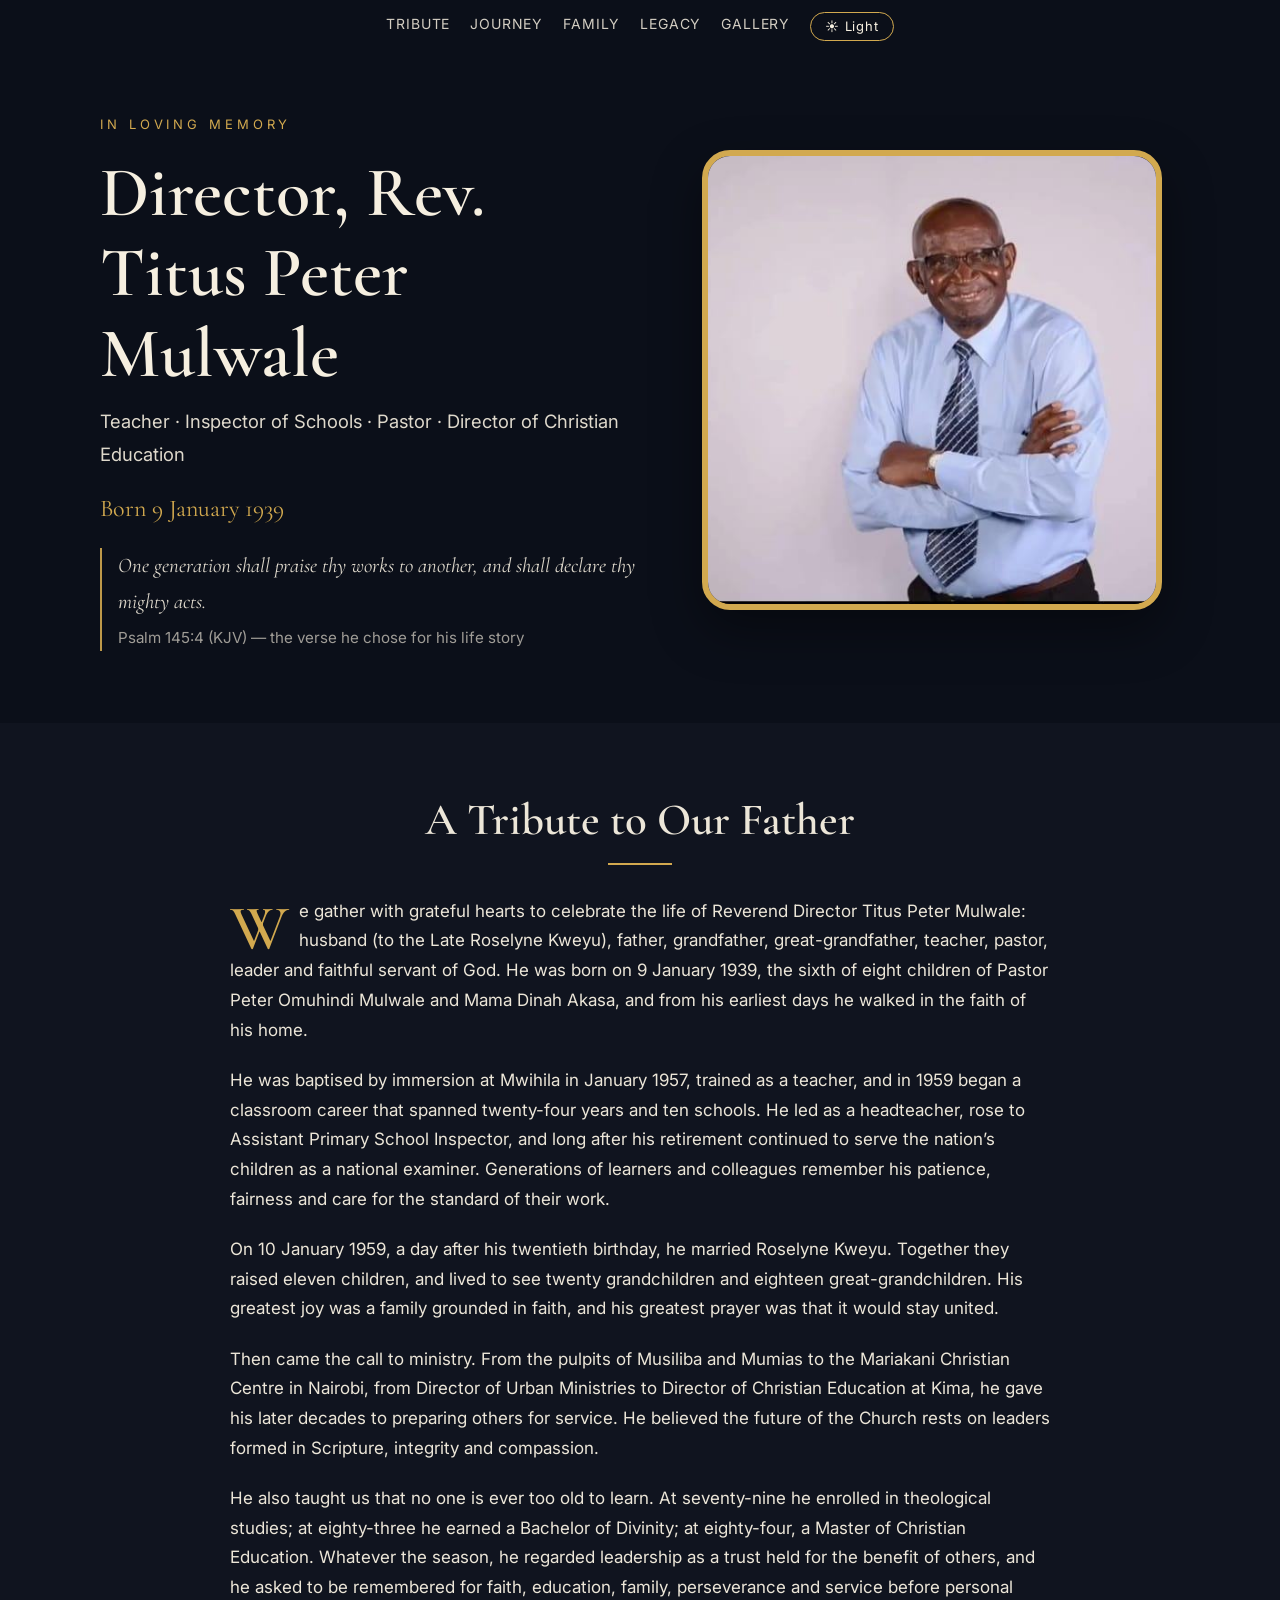
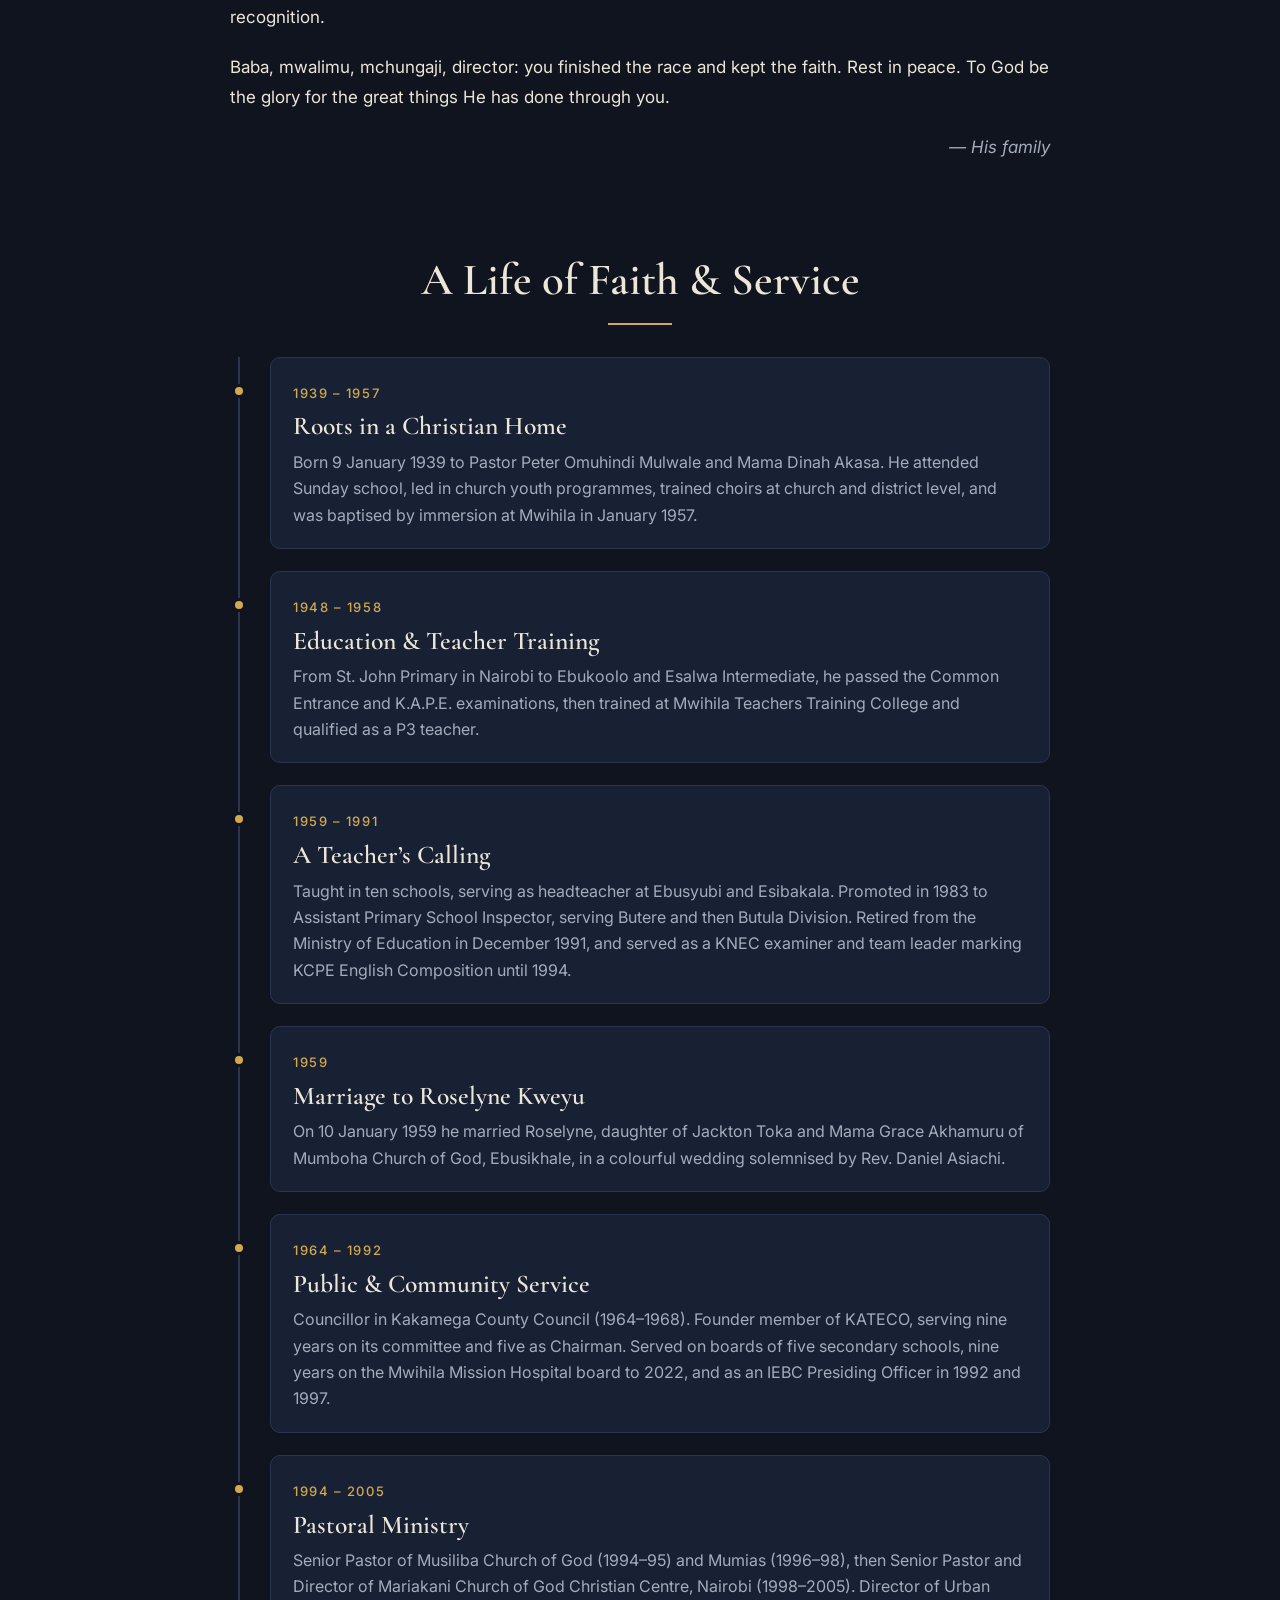
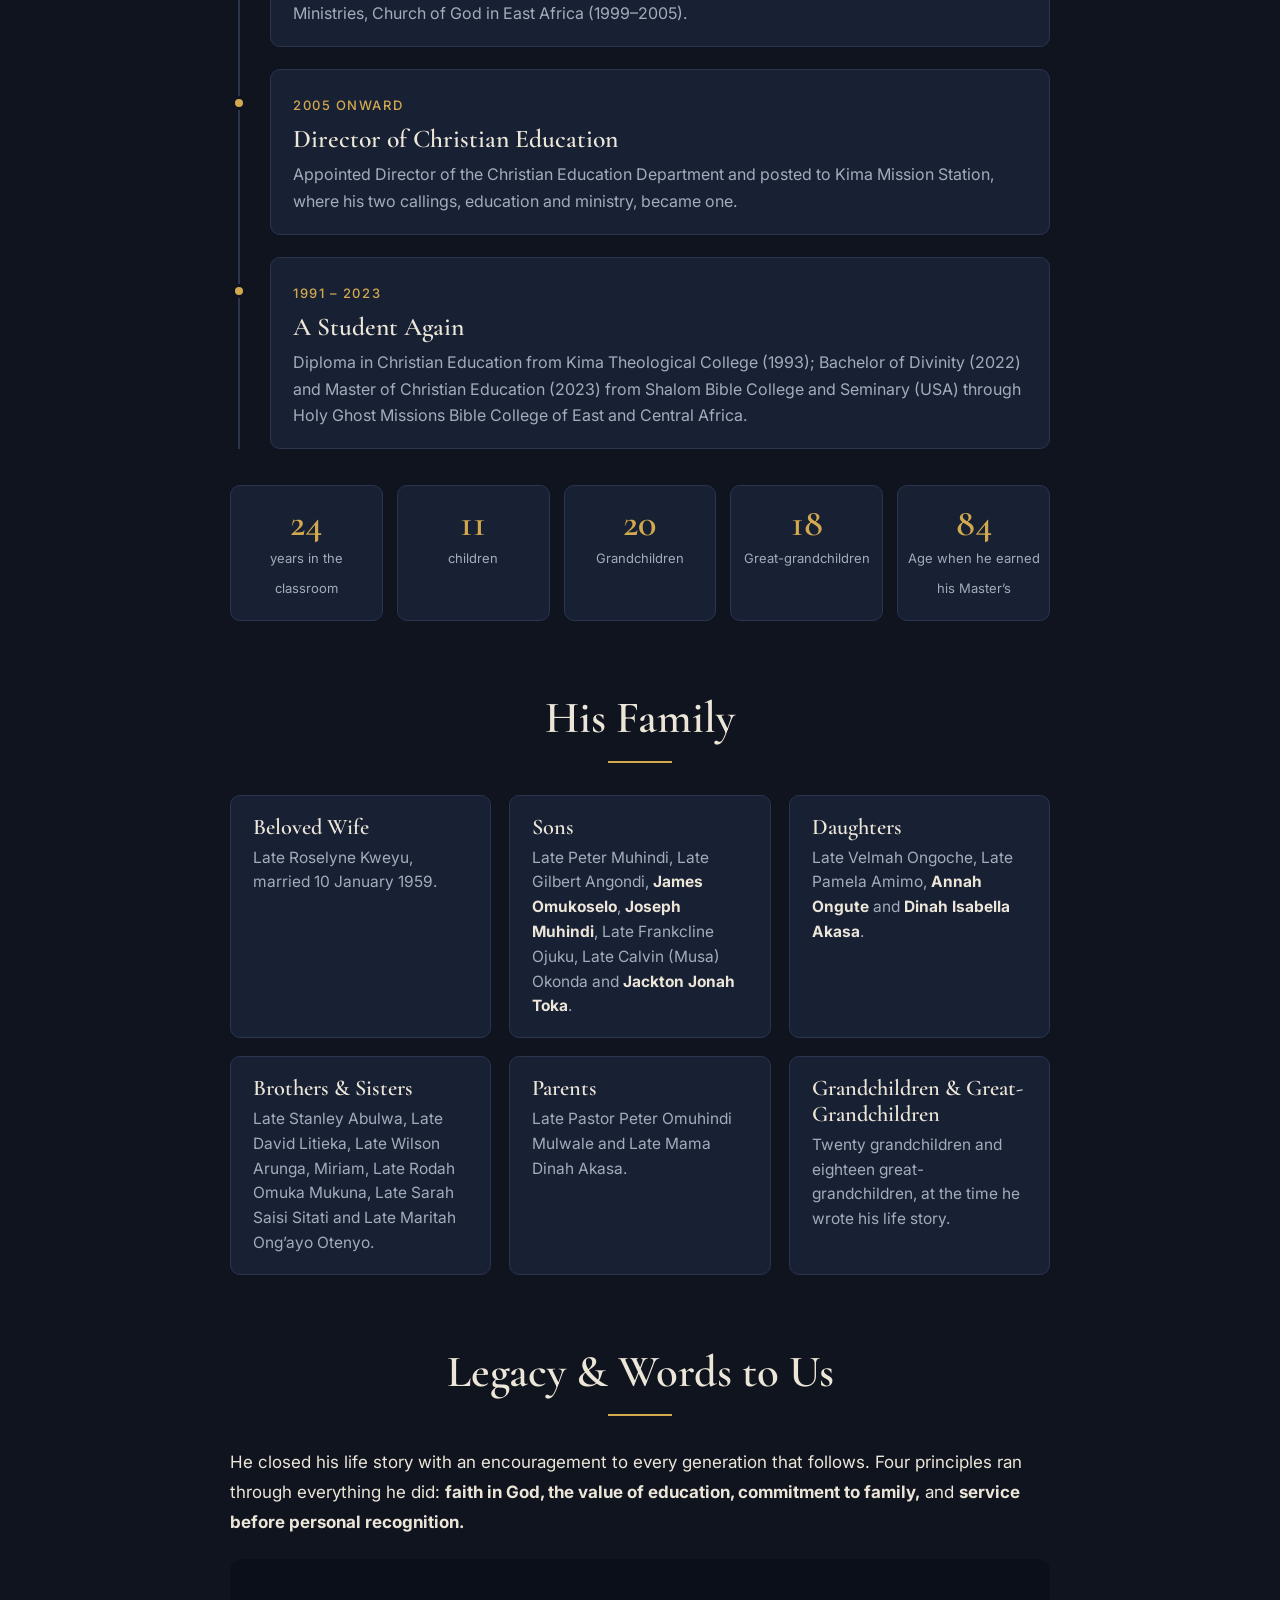
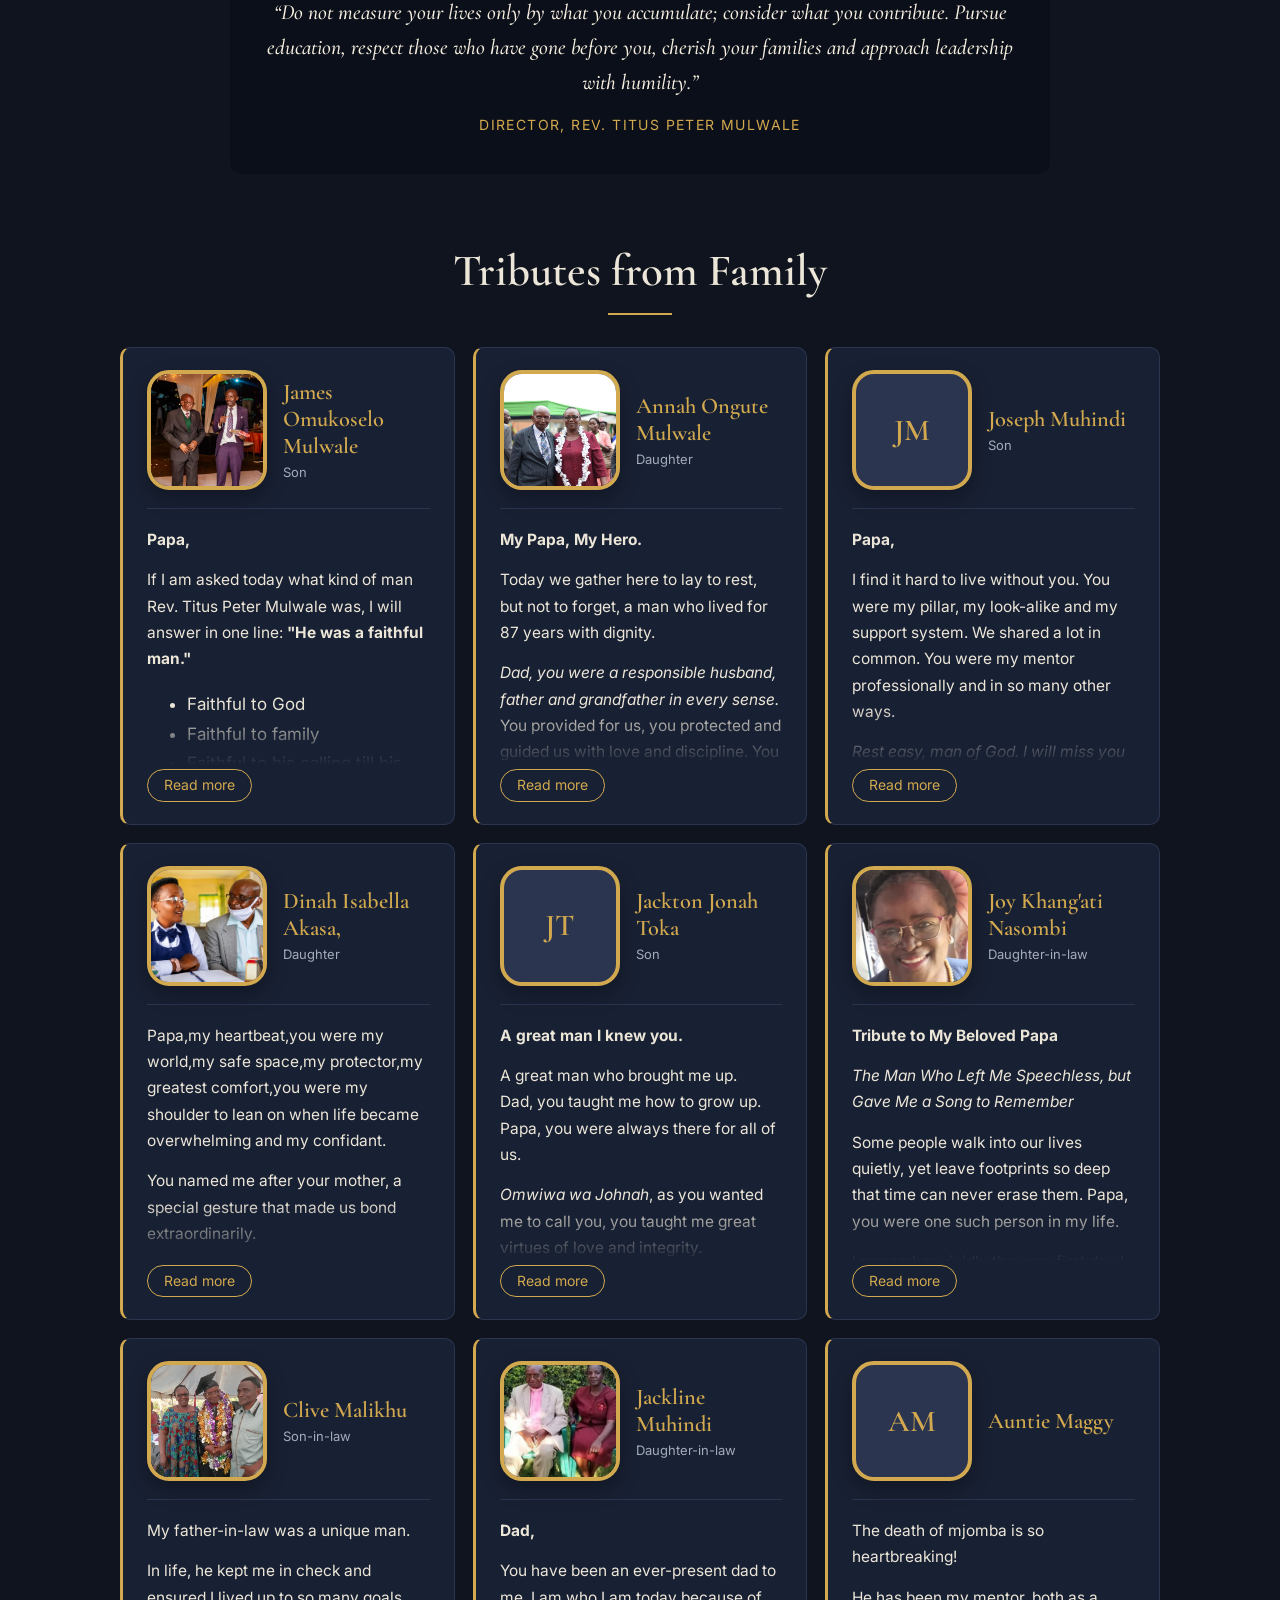
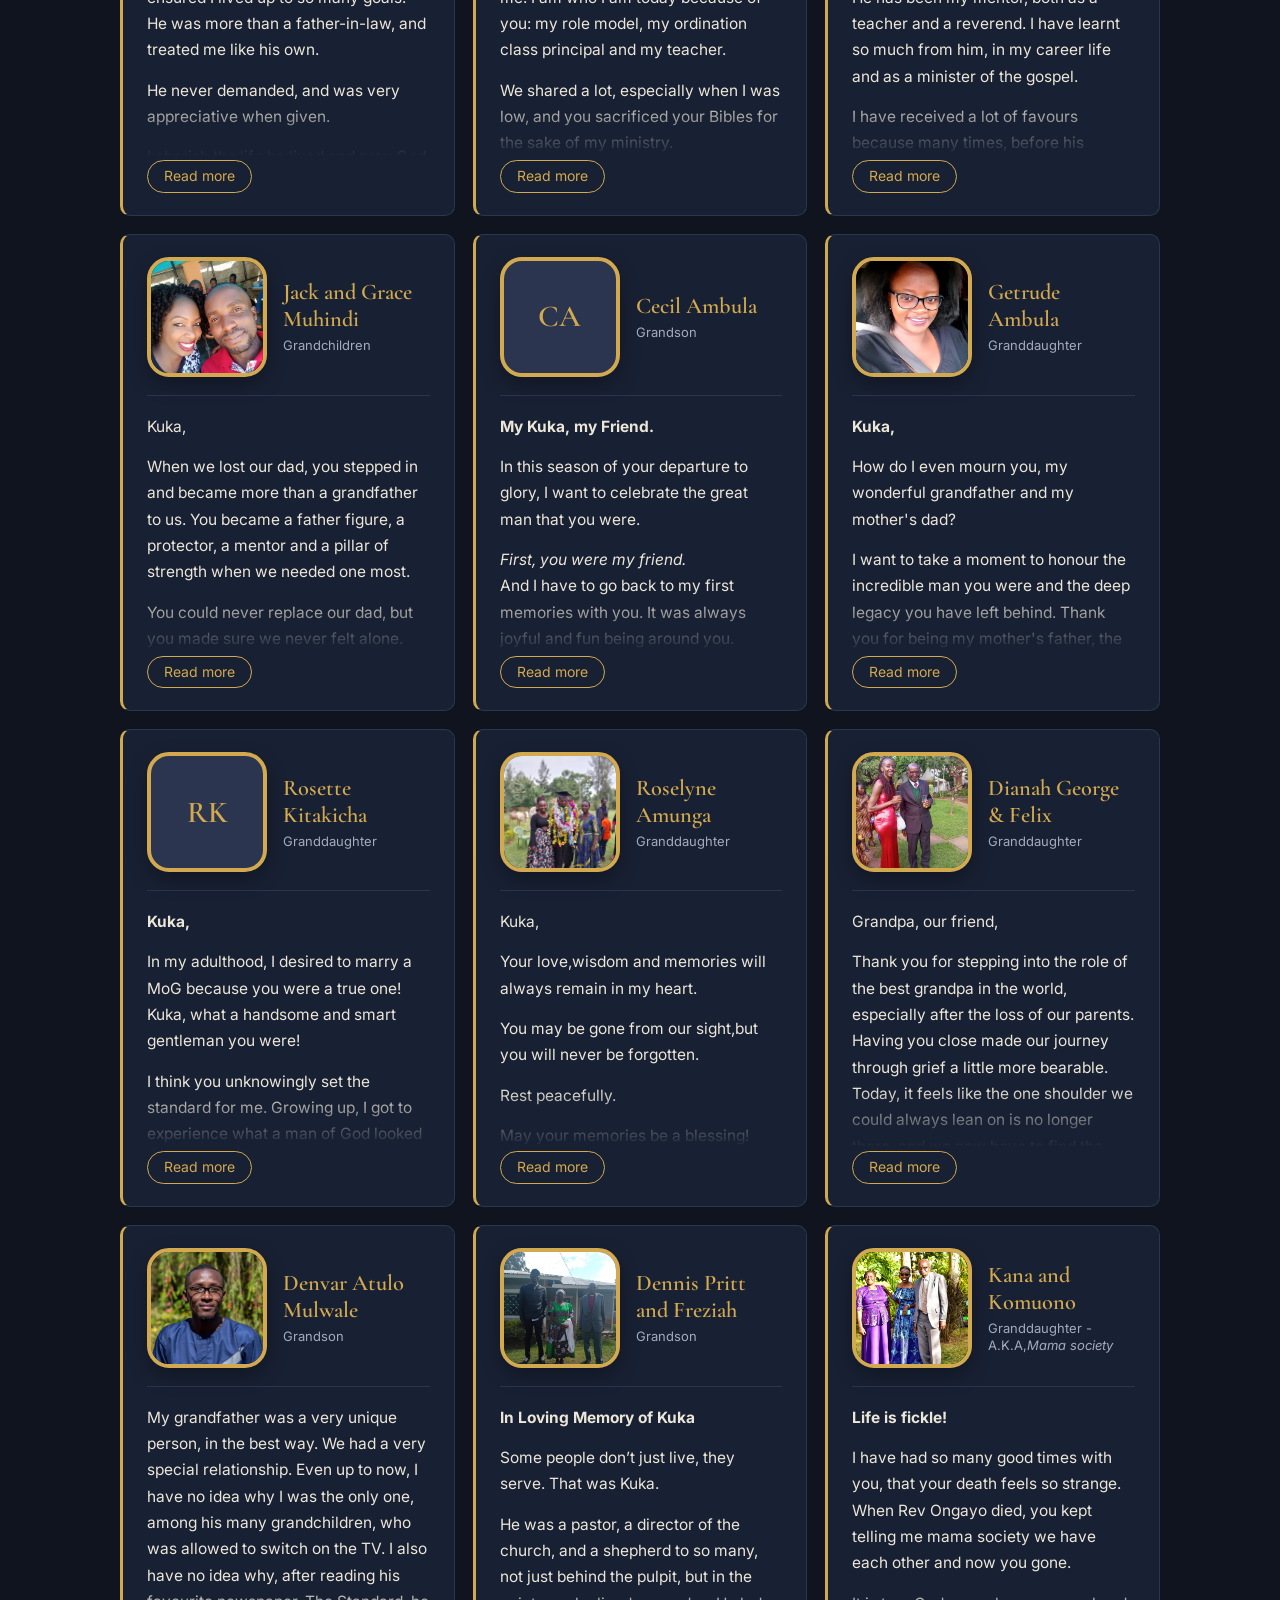
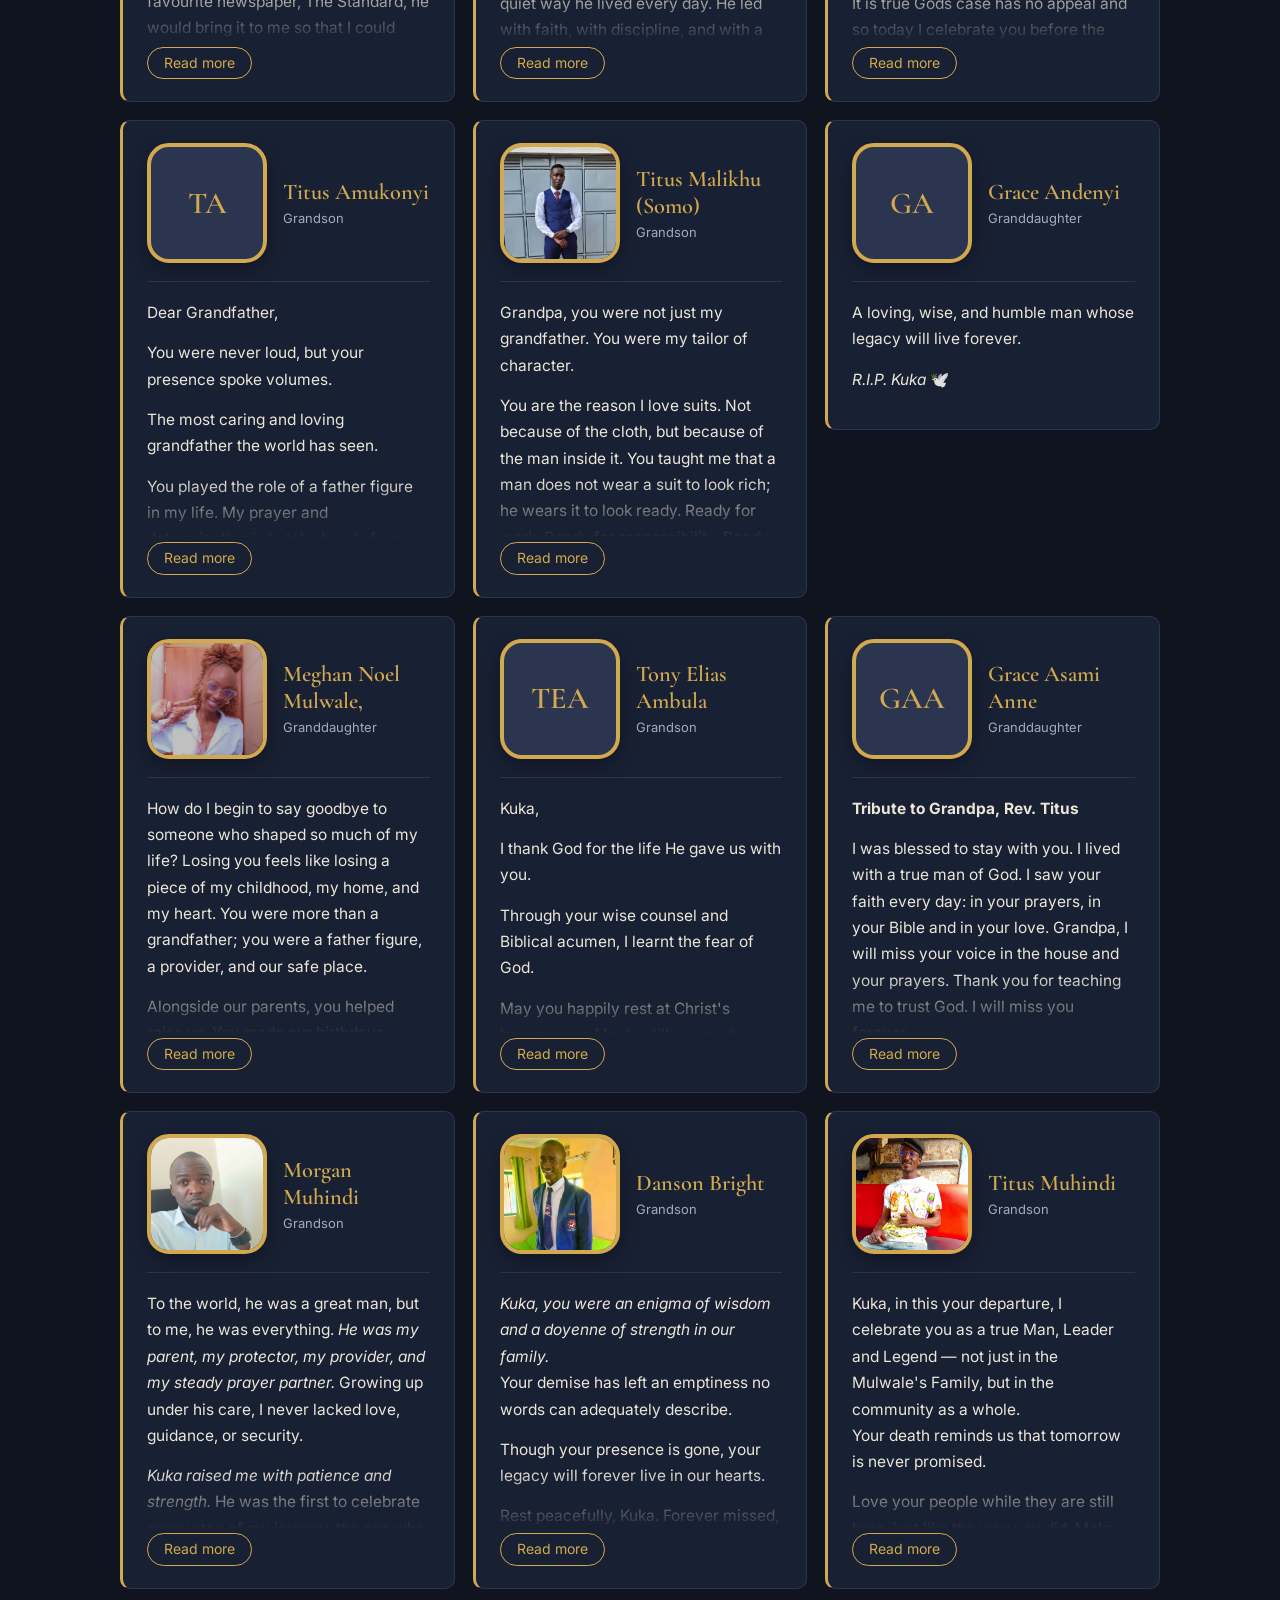
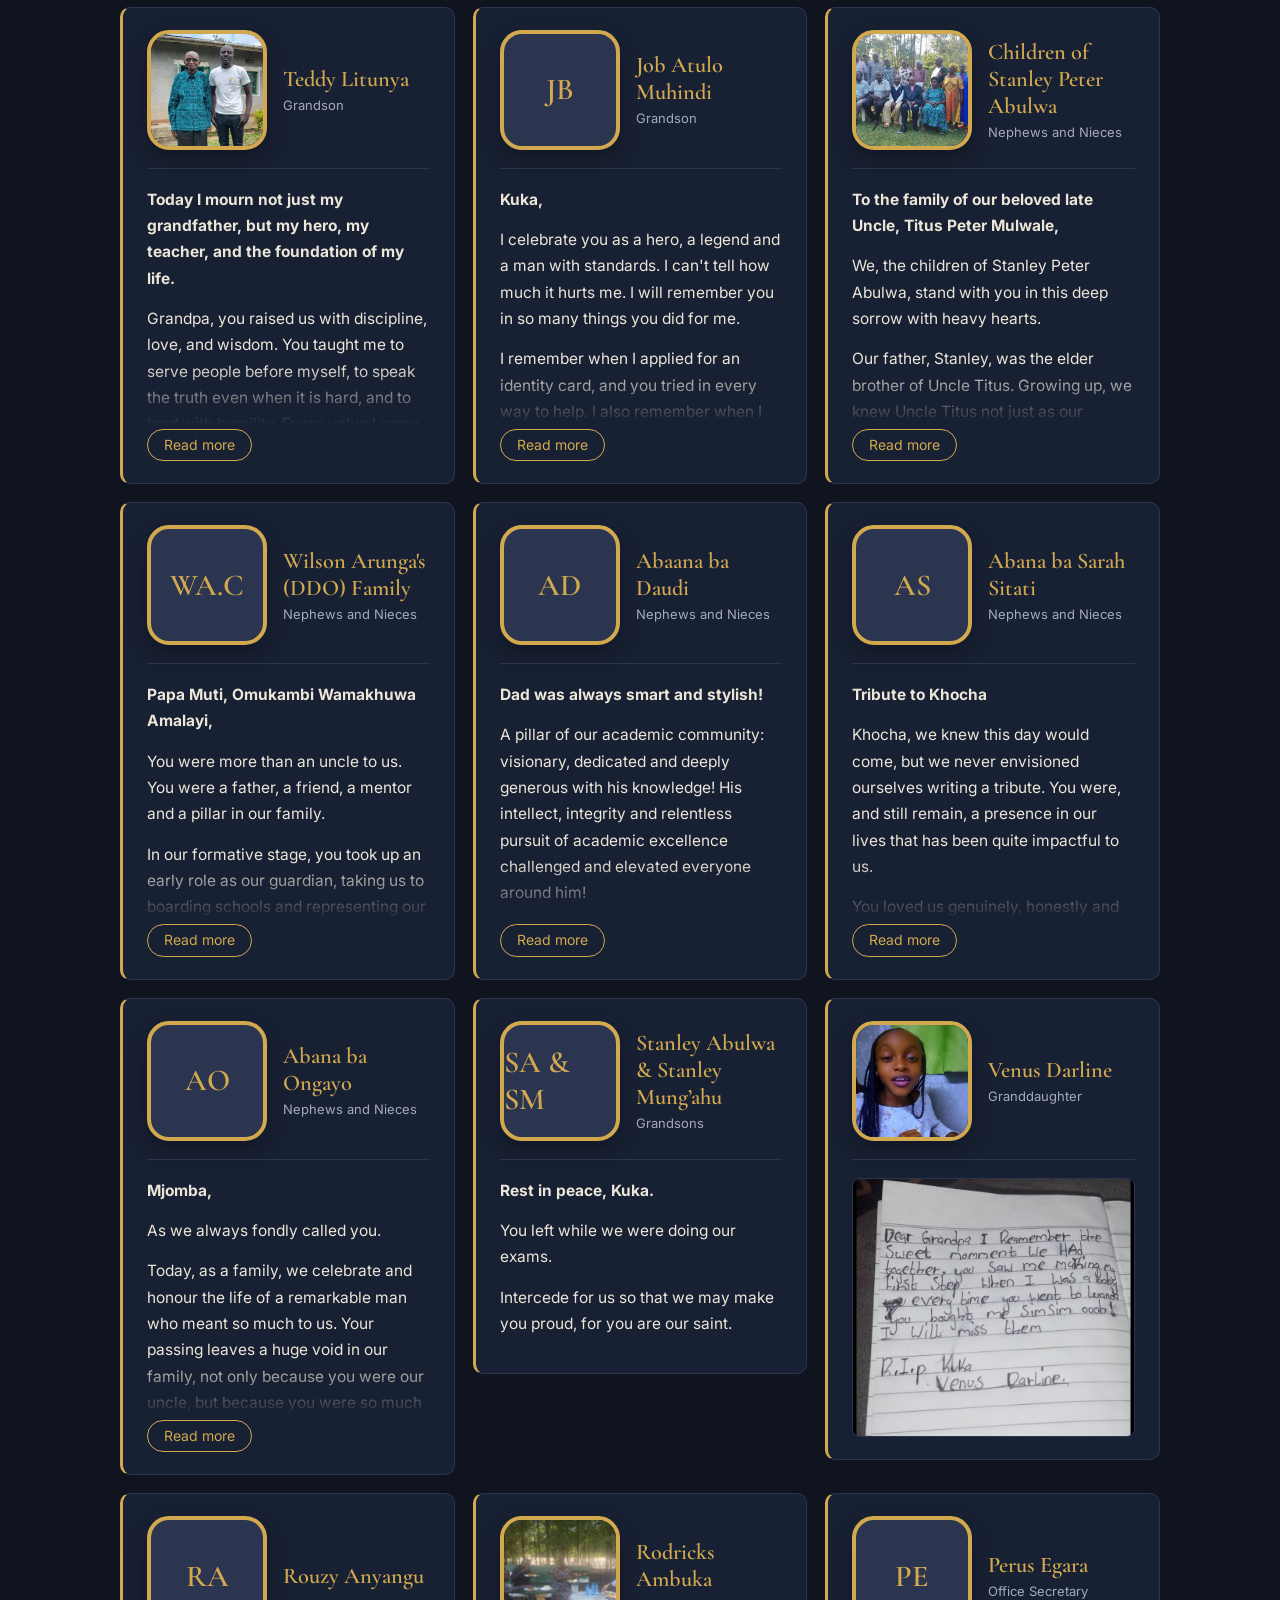
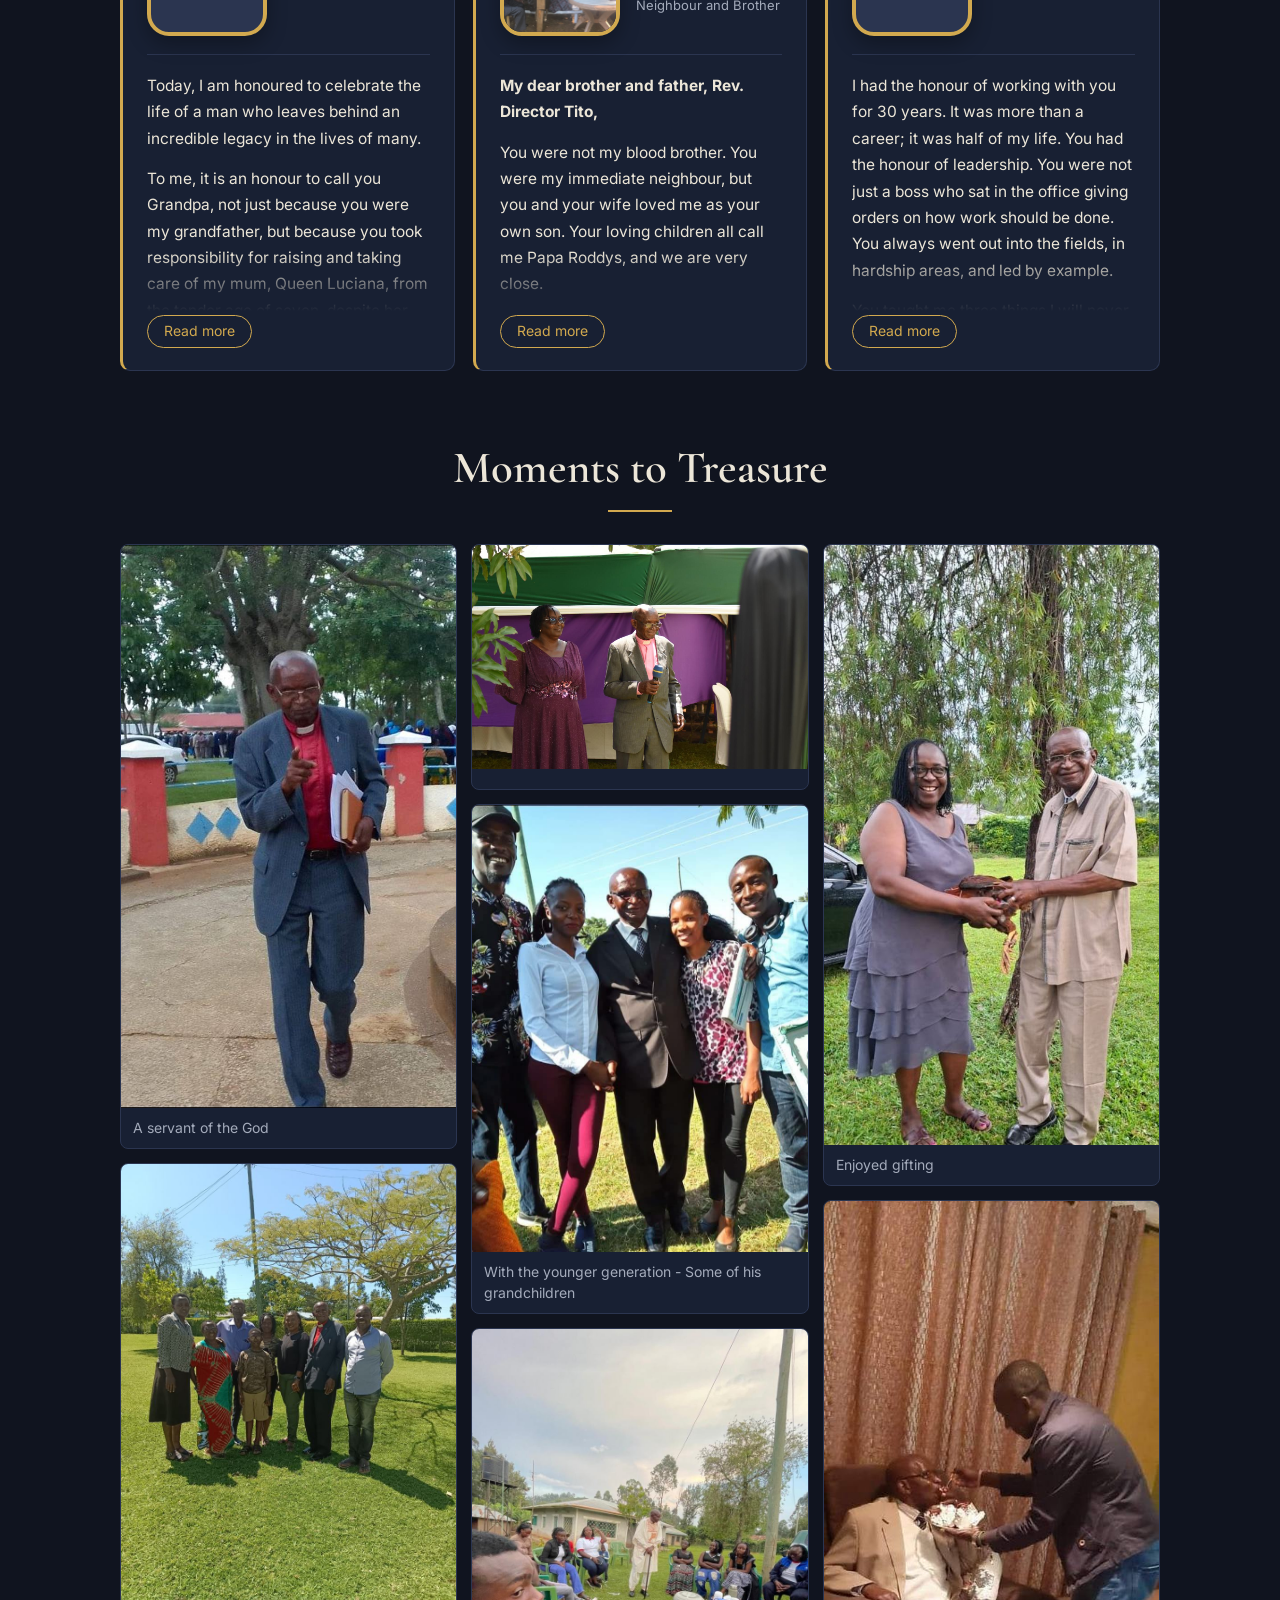
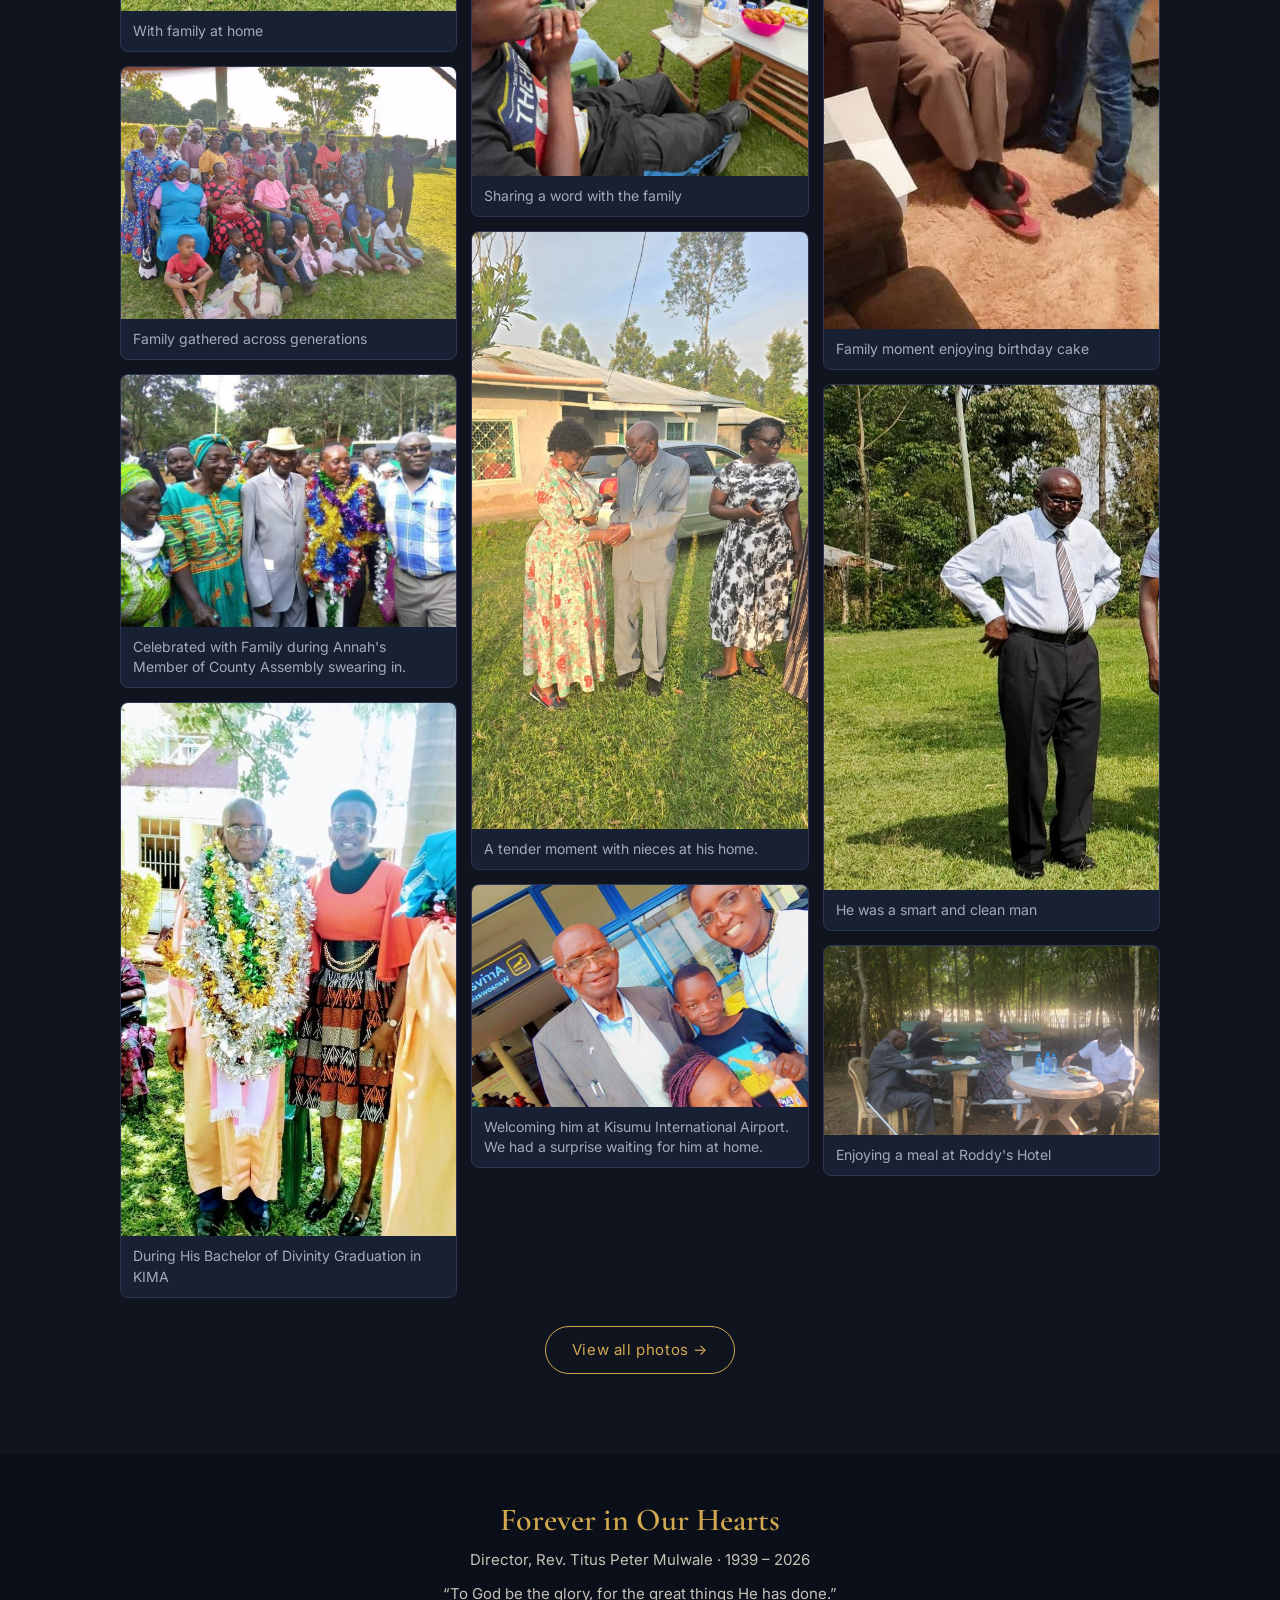
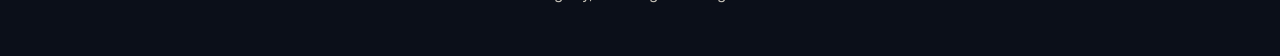
<file: index.html>
<!DOCTYPE html>
<html lang="en">
<head>
<meta property="og:type" content="website">
<meta property="og:title" content="In Loving Memory of Director, Rev. Titus Peter Mulwale">
<meta property="og:description" content="Tributes and memories celebrating a faithful man of God.">
<meta property="og:image" content="https://denvermulwale.github.io/titus-peter-mulwale-memorial/images/preview.jpg">
<meta property="og:image:width" content="720">
<meta property="og:image:height" content="492">
<meta property="og:url" content="https://denvermulwale.github.io/titus-peter-mulwale-memorial/index.html">
<meta name="twitter:card" content="summary_large_image">  
<meta name="robots" content="noindex, nofollow">
<meta charset="utf-8">
<meta name="viewport" content="width=device-width, initial-scale=1, viewport-fit=cover">
<title>In Loving Memory of Director, Rev. Titus Peter Mulwale</title>
<link rel="stylesheet" href="https://fonts.googleapis.com/css2?family=Cormorant+Garamond:ital,wght@0,500;0,600;1,500&family=Inter:wght@400;500&display=swap">
<link rel="icon" type="image/png" sizes="64x64" href="images/favicon.png">
<link rel="apple-touch-icon" href="images/apple-touch-icon.png">
<script>try{document.documentElement.setAttribute("data-theme",localStorage.getItem("theme")||"dark")}catch(e){document.documentElement.setAttribute("data-theme","dark")}</script>
<link rel="stylesheet" href="css/style.css">
</head>
<body>
<nav><a href="#tribute">Tribute</a><a href="#journey">Journey</a><a href="#family">Family</a><a href="#legacy">Legacy</a><a href="#gallery">Gallery</a><button id="tt" class="tt" type="button" aria-label="Switch between dark and light background"></button></nav>

<header class="hero"><div class="in">
 <div>
  <small>In Loving Memory</small>
  <h1>Director, Rev.<br>Titus Peter Mulwale</h1>
  <div class="role">Teacher · Inspector of Schools · Pastor · Director of Christian Education</div>
  <div class="dates" id="dates">Born 9 January 1939</div>
  <q>One generation shall praise thy works to another, and shall declare thy mighty acts.<span>Psalm 145:4 (KJV) — the verse he chose for his life story</span></q>
 </div>
 <div class="frame hero-pics">
  <img src="images/portrait.jpg" alt="Portrait of Rev. Director Titus Peter Mulwale smiling in a blue shirt and striped tie">
  <img src="images/At His Office in KIMA.jpeg" alt="Rev. Mulwale in his KIMA Office">
  <img src="images/titus-p-m-in-church-outfit.jpeg" alt="Rev. Mulwale standing in his church outfit">
  <img src="images/kuka-smiling-with-folded-fingers.jpeg" alt="Kuka smilling with interlocked fingers">
  <img src="images/titus-peter.jpeg" alt="Titus-peter">
  <img src="images/kuka-in-his element-smart-in-his-home.jpeg" alt="Kuka smart as usual">
</div>
</div></header>

<section id="tribute"><h2>A Tribute to Our Father</h2>
<div class="eul">
<p>We gather with grateful hearts to celebrate the life of Reverend Director Titus Peter Mulwale: husband (to the Late Roselyne Kweyu), father, grandfather, great-grandfather, teacher, pastor, leader and faithful servant of God. He was born on 9 January 1939, the sixth of eight children of Pastor Peter Omuhindi Mulwale and Mama Dinah Akasa, and from his earliest days he walked in the faith of his home.</p>
<p>He was baptised by immersion at Mwihila in January 1957, trained as a teacher, and in 1959 began a classroom career that spanned twenty-four years and ten schools. He led as a headteacher, rose to Assistant Primary School Inspector, and long after his retirement continued to serve the nation’s children as a national examiner. Generations of learners and colleagues remember his patience, fairness and care for the standard of their work.</p>
<p>On 10 January 1959, a day after his twentieth birthday, he married Roselyne Kweyu. Together they raised eleven children, and lived to see twenty grandchildren and eighteen great-grandchildren. His greatest joy was a family grounded in faith, and his greatest prayer was that it would stay united.</p>
<p>Then came the call to ministry. From the pulpits of Musiliba and Mumias to the Mariakani Christian Centre in Nairobi, from Director of Urban Ministries to Director of Christian Education at Kima, he gave his later decades to preparing others for service. He believed the future of the Church rests on leaders formed in Scripture, integrity and compassion.</p>
<p>He also taught us that no one is ever too old to learn. At seventy-nine he enrolled in theological studies; at eighty-three he earned a Bachelor of Divinity; at eighty-four, a Master of Christian Education. Whatever the season, he regarded leadership as a trust held for the benefit of others, and he asked to be remembered for faith, education, family, perseverance and service before personal recognition.</p>
<p>Baba, mwalimu, mchungaji, director: you finished the race and kept the faith. Rest in peace. To God be the glory for the great things He has done through you.</p>
<p class="sig">— His family</p>
</div></section>

<section id="journey"><h2>A Life of Faith &amp; Service</h2>
<div class="tl">
<article><time>1939 – 1957</time><h3>Roots in a Christian Home</h3><p>Born 9 January 1939 to Pastor Peter Omuhindi Mulwale and Mama Dinah Akasa. He attended Sunday school, led in church youth programmes, trained choirs at church and district level, and was baptised by immersion at Mwihila in January 1957.</p></article>
<article><time>1948 – 1958</time><h3>Education &amp; Teacher Training</h3><p>From St. John Primary in Nairobi to Ebukoolo and Esalwa Intermediate, he passed the Common Entrance and K.A.P.E. examinations, then trained at Mwihila Teachers Training College and qualified as a P3 teacher.</p></article>
<article><time>1959 – 1991</time><h3>A Teacher’s Calling</h3><p>Taught in ten schools, serving as headteacher at Ebusyubi and Esibakala. Promoted in 1983 to Assistant Primary School Inspector, serving Butere and then Butula Division. Retired from the Ministry of Education in December 1991, and served as a KNEC examiner and team leader marking KCPE English Composition until 1994.</p></article>
<article><time>1959</time><h3>Marriage to Roselyne Kweyu</h3><p>On 10 January 1959 he married Roselyne, daughter of Jackton Toka and Mama Grace Akhamuru of Mumboha Church of God, Ebusikhale, in a colourful wedding solemnised by Rev. Daniel Asiachi.</p></article>
<article><time>1964 – 1992</time><h3>Public &amp; Community Service</h3><p>Councillor in Kakamega County Council (1964–1968). Founder member of KATECO, serving nine years on its committee and five as Chairman. Served on boards of five secondary schools, nine years on the Mwihila Mission Hospital board to 2022, and as an IEBC Presiding Officer in 1992 and 1997.</p></article>
<article><time>1994 – 2005</time><h3>Pastoral Ministry</h3><p>Senior Pastor of Musiliba Church of God (1994–95) and Mumias (1996–98), then Senior Pastor and Director of Mariakani Church of God Christian Centre, Nairobi (1998–2005). Director of Urban Ministries, Church of God in East Africa (1999–2005).</p></article>
<article><time>2005 onward</time><h3>Director of Christian Education</h3><p>Appointed Director of the Christian Education Department and posted to Kima Mission Station, where his two callings, education and ministry, became one.</p></article>
<article><time>1991 – 2023</time><h3>A Student Again</h3><p>Diploma in Christian Education from Kima Theological College (1993); Bachelor of Divinity (2022) and Master of Christian Education (2023) from Shalom Bible College and Seminary (USA) through Holy Ghost Missions Bible College of East and Central Africa.</p></article>
</div>
<div class="stats"><div><b>24</b><span>years in the classroom</span></div><div><b>11</b><span>children</span></div><div><b>20</b><span>Grandchildren</span></div><div><b>18</b><span>Great-grandchildren</span></div><div><b>84</b><span>Age when he earned his Master’s</span></div></div>
</section>

<section id="family"><h2>His Family</h2>
<div class="fam">
<div><h3>Beloved Wife</h3><p>Late Roselyne Kweyu, married 10 January 1959.</p></div>
<div><h3>Sons</h3><p>Late Peter Muhindi, Late Gilbert Angondi, <strong>James Omukoselo</strong>, <strong>Joseph Muhindi</strong>, Late Frankcline Ojuku, Late Calvin (Musa) Okonda and <strong>Jackton Jonah Toka</strong>.</p></div>
<div><h3>Daughters</h3><p>Late Velmah Ongoche, Late Pamela Amimo, <strong>Annah Ongute</strong> and <strong>Dinah Isabella Akasa</strong>.</p></div>
<div><h3>Brothers &amp; Sisters</h3><p>Late Stanley Abulwa, Late David Litieka, Late Wilson Arunga, Miriam, Late Rodah Omuka Mukuna, Late Sarah Saisi Sitati and Late Maritah Ong’ayo Otenyo.</p></div>
<div><h3>Parents</h3><p>Late Pastor Peter Omuhindi Mulwale and Late Mama Dinah Akasa.</p></div>
<div><h3>Grandchildren &amp; Great-Grandchildren</h3><p>Twenty grandchildren and eighteen great-grandchildren, at the time he wrote his life story.</p></div>
</div></section>

<section id="legacy"><h2>Legacy &amp; Words to Us</h2>
<p>He closed his life story with an encouragement to every generation that follows. Four principles ran through everything he did: <strong>faith in God, the value of education, commitment to family,</strong> and <strong>service before personal recognition.</strong></p>
<div class="legacy"><p>“Do not measure your lives only by what you accumulate; consider what you contribute. Pursue education, respect those who have gone before you, cherish your families and approach leadership with humility.”</p><span>Director, Rev. Titus Peter Mulwale</span></div>
</section>

<section id="tributes" class="gal"><h2>Tributes from Family</h2>
<div class="tributes">

<article class="tribute">
<p><strong>Papa,</strong></p>
<p>If I am asked today what kind of man Rev. Titus Peter Mulwale was, I will answer in one line: <strong>"He was a faithful man."</strong></p>
<ul>
<li>Faithful to God</li>
<li>Faithful to family</li>
<li>Faithful to his calling till his last breath</li>
</ul>
<p>You were not just a father to us; you were first a teacher, a role model, a mentor, a cheerleader and a spiritual leader. You taught us the importance of loving God and the fear of the Lord, of working smart, being responsible, working with our hands and respecting people.</p>
<p>You were a very caring dad and you gave us the best. I cherish those good old days when we were young and you would take us to Kisumu at the end of every month, when you and Mom got your salary. You bought us designer clothes from the prestigious Deacons and took us to the best restaurants. You were indeed a responsible father who took care of his family well. To you, God and your family came first.</p>
<p>My father was not an ordinary man. He detested <strong>mediocrity</strong>; he was a man of standards:</p>
<p><strong>In how he dressed:</strong> he was ever smart and ever clean, with well-ironed clothes even at 87.7 years, and in his sickness he would not allow himself to look shaggy. I remember you once said a man of God must present God well, and therefore must look presentable before people.</p>
<p><strong>In what he ate:</strong> he liked fine foods, and he ate with dignity and discipline.</p>
<p><strong>In how he conducted himself:</strong> in his speech, in his home, in church and in the community, he carried himself as a Director, as a Reverend and as a father to many. No shortcuts; excellence was his worship.</p>
<p>The world is full of preachers, but you were different. Our father preached water and drank water, unlike others who preach water and drink wine. What you told the church to do, you did yourself, even in secret. You were the same Rev. Titus on Sunday in church, at home and elsewhere.</p>
<p>And you proved Psalm 37:25: <em>"I have been young, and now am old, yet I have not seen the righteous forsaken, nor his children begging bread."</em> Papa, this is your living testimony: we, your children, have never begged bread.</p>
<p>In all your 87.7 years, God never shamed your righteousness. You walked uprightly and God fed us. You prayed faithfully and God clothed us. I, though still a work in progress, am evidence of your prayers, because you really wanted me to follow in your footsteps.</p>
<p>In your final days, God gave me, James Omukoselo, the highest honour: to nurse you, bathe you, hold your hand, feed you at times and pray for you. You did not die in a strange hospital. You rested in the hands of your children, in your home, and in the hands of the God you served so faithfully and jealously.</p>
<p>2 Timothy 4:7 belongs to you, Papa: <strong>"You fought the good fight, you have finished the race, you have kept the faith."</strong> The pulpit is empty, the front chair in church is empty, your favourite chair on the verandah of your house is empty, and even your bed, where I used to come every morning, is empty. But I am sure heaven is rejoicing, for a General who preached water and drank water has arrived home.</p>
<p>You have left us (me) a name better than riches, a legacy of salvation, a well of living water and a testimony that the children of the righteous shall never beg bread.</p>
<p><em>Fare thee well, Papa.</em></p>
<div class="by"><img src="images/people/james-with-kuka.jpeg"><span>James Omukoselo Mulwale<small>Son</small></span></div>
</article>
  
<article class="tribute">
<p><strong>My Papa, My Hero.</strong></p>
<p>Today we gather here to lay to rest, but not to forget, a man who lived for 87 years with dignity.</p>
<p><em>Dad, you were a responsible husband, father and grandfather in every sense.</em><br>You provided for us, you protected and guided us with love and discipline. You always came back home with a paper bag. All my life, you have gifted me Bibles in different languages, that I did not have to buy.</p>
<p>You buried your seven children — a pain no parent should ever know. Seven times you stood at a grave and said goodbye to your own blood 💔, but still stood strong for those of us who remained. You buried all your siblings. You buried your lovely wife. That is not ordinary strength. That is a father's love that refused to break.</p>
<p><em>Through all this, you remained you.</em><br>Always smart in your suits, neat, dignified and always a gentleman. Whenever you walked in, people knew a man of respect had arrived.</p>
<p><em>In your early years you served as a teacher, headteacher, inspector of schools and a councillor (politician), and later became a servant of God.</em><br>But in your home, you were a king, a priest, a father and a loving grandfather.</p>
<p>You have been a cheerleader in my political career from KNUT, always encouraging me to go. Papa, I was to come for your blessings before I launch my 2027 campaigns. Papa! Papa! Where do I go to for blessings? Your love for my husband and children was top-notch.</p>
<p>Now you have gone to join Mum and our siblings. I believe heaven is celebrating the arrival of a well-dressed gentleman today.</p>
<p><em>Dad, even in the next world I shall choose you.</em><br>You gave me a name. Christmas and New Year will never be the same.</p>
<p>Thank you for holding this family together when everything tried to pull us apart, especially when Mama left us. We even asked you to remarry, but you said a big no, because you had to keep the promise you gave Mama. I salute you for that!</p>
<p><em>Rest in peace, our hero.</em><br>You have fought a good fight, you have finished the race. I love ❤️ you, I shall miss you, I shall carry your name with pride. Your name won't die, because your legacy lives on in me, and I promise to carry it with honour.</p>
<div class="by"><img src="images/people/kuka-with_annah-ongute.jpeg"><span>Annah Ongute Mulwale<small>Daughter</small></span></div>
</article>

<article class="tribute">
<p><strong>Papa,</strong></p>
<p>I find it hard to live without you. You were my pillar, my look-alike and my support system. We shared a lot in common. You were my mentor professionally and in so many other ways.</p>
<p><em>Rest easy, man of God. I will miss you dearly, Papaa.</em></p>
<div class="by"> <span class="av">JM</span> <span>Joseph Muhindi<small>Son</small></span></div>
</article>

<article class="tribute">
<p>Papa,my heartbeat,you were my world,my safe space,my protector,my greatest comfort,you were my shoulder to lean on when life became overwhelming and my confidant.</p>
<p>You named me after your mother, a special gesture that made us bond extraordinarily.</p>
<p>You made sure I bore an unmistakable resemblance of you this always earned me favours through doors where others could hardly find their way.</p>
<p>Everytime I will look at myself, I will see part of you dad. You had the finest qualities papa: smart, intelligent,organised,deeply prayerful,patient, punctual, loving, caring, humble and firm.</p>
<p>I will miss our endless discussions on spirituality,politics, education and sports.</p>
<p>School holidays will now feel empty without our conversations,laughter and debts.Although   your departure has left an irreplaceable void in my heart.</p>
<p>I find peace knowing that I witnessed your final moments. I saw you take your final journey into eternity.</p>
<p>I felt you take your last breath papa That moment will forever remain engraved in my heart.</p>
<p>Papa I choose to find comfort that you are in heaven. Rest in peace my heartbeat ❤️.</p>
<div class="by"><img src="images/people/Dinah-Isabella-Akasa.jpeg"><span>Dinah Isabella Akasa, <small>Daughter</small></span></div>
</article>

<article class="tribute">
<p><strong>A great man I knew you.</strong></p>
<p>A great man who brought me up.<br>Dad, you taught me how to grow up.<br>Papa, you were always there for all of us.</p>
<p><em>Omwiwa wa Johnah</em>, as you wanted me to call you, you taught me great virtues of love and integrity.</p>
<p><em>Omusiani wa Dinah</em>, you taught me how to love and cherish brotherhood.</p>
<p>Your teachings will always dwell in me. I will always love you, Papa.</p>
<p><em>Omusiani Omusiche</em>, the void you have left has never been, and will never be, easy to fill.</p>
<p>Rest in peace, the Manchester United fan of all times.</p>
<div class="by"><span class="av">JT</span><span>Jackton Jonah Toka<small>Son</small></span></div>
</article>

<!-- Tribute by Joy Judith Khang'ati -->
<article class="tribute">
<p><strong>Tribute to My Beloved Papa</strong></p>
<p><em>The Man Who Left Me Speechless, but Gave Me a Song to Remember</em></p>
<p>Some people walk into our lives quietly, yet leave footprints so deep that time can never erase them. Papa, you were one such person in my life.</p>
<p>I remember vividly the very first day I met you. My then-boyfriend, James, had taken me to Kima Church of God, where a family member was being ordained. To me, it was just an ordinary outing, an opportunity to witness an ordination in the Church of God. After all, I was the daughter of an ACK Canon, and church ceremonies were certainly not unfamiliar territory!</p>
<p>Now, anyone who knows me will tell you that I am not easily intimidated. I can be bold, confident, and, yes, quite chatty! But nothing could have prepared me for my first encounter with you, Papa.</p>
<p>For perhaps one of the few times in my life, I was completely tongue-tied. I literally shook like a leaf! James looked on in utter disbelief, probably wondering what had happened to the confident young woman he knew.</p>
<p>And there you were, Papa. The man who would soon become my father-in-law.</p>
<p>I believe you noticed my nervousness, because in your characteristic kindness and grace, you did something I have never forgotten. You gently took me on a tour of your office, making conversation and helping me feel at ease. It was such a simple gesture, yet it spoke volumes about the man you were. Behind the respected spiritual leader was a warm, thoughtful, and compassionate father who knew how to make someone feel welcome.</p>
<p>That was the beginning of my journey with you, Papa.</p>
<p>Over the years, our relationship grew into something deeply precious. And somewhere along the way, music became one of the beautiful languages through which we connected.</p>
<p>Oh, Papa, <strong>how I will miss singing for you!</strong></p>
<p>I will miss those days when I would come to see you with only one agenda on my mind: <em>to sing for you.</em></p>
<p>There did not have to be a special occasion. I simply wanted to sing, and you were always there to listen. Those moments became some of my most treasured memories. They were moments of love, fellowship, and a bond that words alone could never fully express.</p>
<p>Then came the difficult days when illness began to weaken your body.</p>
<p>As I watched your strength slowly fade, I turned again to the one thing I knew I could give you: my voice.</p>
<p>I sang to you, Papa.</p>
<p>I sang to soothe your spirit. I sang to bring you comfort. I sang because I wanted you to feel surrounded by love. But I also sang for myself, because somewhere deep inside me, every song carried a prayer, a desperate hope that you would recover, that you would regain your strength, and that we would have more time together.</p>
<p>And then came that moment I will carry in my heart for as long as I live.</p>
<p><strong>Just two hours before you left us, I sang to you once more.</strong></p>
<p>Your body had grown weak, and your voice could no longer be heard. Yet, somehow, you still found the strength to sing along with me.</p>
<p>Papa, I saw you singing.</p>
<p>I could not hear your voice, but I knew you were singing with me.</p>
<p>Even in those final hours, when words were failing and your earthly journey was drawing to a close, we still had our song.</p>
<p>That memory is both my heartbreak and my comfort. Heartbreak, because I did not know how close we were to our final goodbye. Comfort, because I now know that even as your strength faded, the music we shared remained.</p>
<p>I will forever treasure that sacred moment.</p>
<p>Today, as I reflect on your life and the privilege of having been your daughter-in-law, I realise that the man who once left me trembling and speechless became a father in whose presence I found warmth, acceptance, and love.</p>
<p>How beautiful that our journey began with me unable to find my voice in your presence, and ended with me using that very voice to comfort you in your final hours.</p>
<p><strong>What began in silence ended in song.</strong></p>
<p>Papa, I will miss you more than words can express.</p>
<p>I will miss your presence. I will miss our moments together. Above all, I will miss coming to see you with that one simple agenda: <em>“Papa, I have come to sing for you.”</em></p>
<p>I wish I could sing just one more song for you. I wish I could see you join in one more time.</p>
<p>But I take comfort in believing that although your earthly voice has fallen silent, your song continues in the presence of your Maker.</p>
<p>And whenever I sing, a part of me will always be singing for you.</p>
<p>Thank you, Papa, for welcoming that nervous young woman into your life. Thank you for the love, the kindness, the memories, and the beautiful gift of being your daughter.</p>
<p><strong>Rest peacefully, my beloved Papa.</strong></p>
<p>Until we meet again, may the heavens resound with the songs we once shared.</p>
<p><strong>I will miss you, Papa. I will always miss you.</strong></p>
<p><em>With all my love,<br>Your daughter-in-law.</em></p>
<div class="by"><img src="images/people/joy-khang'ati.jpeg"><span> Joy Khang'ati Nasombi<small>Daughter-in-law</small></span></div>
<!-- <-- To Replace what is in span with: <img src="images/people/her-name.jpg" alt="Joy-khangati-nasombi"> -->
</article>

<article class="tribute">
<p>My father-in-law was a unique man.</p>
<p>In life, he kept me in check and ensured I lived up to so many goals. He was more than a father-in-law, and treated me like his own.</p>
<p>He never demanded, and was very appreciative when given.</p>
<p>I cherish the life he lived and pray God grants him a peaceful eternal rest.</p>
<p><em>Rest in peace, father-in-law.</em></p>
<div class="by"><img src="images/kuka-with-clive.jpeg"><span>Clive Malikhu<small>Son-in-law</small></span></div>
</article>

<article class="tribute">
<p><strong>Dad,</strong></p>
<p>You have been an ever-present dad to me. I am who I am today because of you: my role model, my ordination class principal and my teacher.</p>
<p>We shared a lot, especially when I was low, and you sacrificed your Bibles for the sake of my ministry.</p>
<p><em>Rest in peace, Dad.</em></p>
<div class="by"><img src="images/people/jackline-muhindi.jpeg"><span>Jackline Muhindi<small>Daughter-in-law</small></span></div>
</article>

<article class="tribute">
<p>The death of mjomba is so heartbreaking!</p>
<p>He has been my mentor, both as a teacher and a reverend. I have learnt so much from him, in my career life and as a minister of the gospel.</p>
<p>I have received a lot of favours because many times, before his friends, I was his daughter, and he introduced me as that!</p>
<p><em>The Lord gives, the Lord has taken.</em> May the Director’s soul rest in peace.</p>
<p><em>Forever in our hearts.</em></p>
<div class="by"><span class="av">AM</span><span>Auntie Maggy</span></div>
</article>

<article class="tribute">
<p>Kuka,</p>
<p>When we lost our dad, you stepped in and became more than a grandfather to us. You became a father figure, a protector, a mentor and a pillar of strength when we needed one most.</p>
<p>You could never replace our dad, but you made sure we never felt alone. Through your love, guidance, sacrifices and wisdom, you gave us a sense of belonging and the reassurance that we still had someone to lean on.</p>
<p>As we look back today, we realise just how much you did for us. Some things may have seemed small to you, but they shaped our lives in ways words cannot fully express.</p>
<p>We may not have said it enough, but we saw your love, we felt your presence, and we are eternally grateful.</p>
<p>Thank you for choosing to stand in the gap, for helping raise us and for giving us a father’s love in your own special way.</p>
<p>You were our Kuka by title, but a father by the love you showed us.</p>
<p>Rest peacefully. Your love, lessons and legacy will forever live in our hearts.</p>
<p><em>With love and eternal gratitude,</em></p>
<div class="by"><img src="images/people/jack-and-grace-muhindi.jpeg" alt="jack-muhindi"><span>Jack and Grace Muhindi<small>Grandchildren</small></span></div>
</article>


<article class="tribute">
<p><strong>My Kuka, my Friend.</strong></p>
<p>In this season of your departure to glory, I want to celebrate the great man that you were.</p>

<p><em>First, you were my friend.</em><br>And I have to go back to my first memories with you. It was always joyful and fun being around you.</p>
<p>Those days, I looked forward to Christmas holidays. It was the joy of my childhood. Experiencing your love, care, friendship and gifts.</p>
<p>It was during one of those visits that you gave me my first radio. A small yellow one that I still remember to this day, and one of the best gifts I have ever received.</p>
<p>Thank you for being my friend.</p>

<p><em>You were my Kuka.</em><br>My mum’s dad. And my grandfather. And you played this role with such grace and love that I’ll cherish its memories forever.</p>
<p>You were always present, asking about us, ensuring we were growing up well and that all was well with us.</p>
<p>I remember the success card you sent me in high school, when I was sitting for my KCSE, addressed to “Mr. Cecil Ambula,” with a few cash notes in it for my bread.</p>
<p>As your grandson, it hurt seeing you mourn the untimely deaths of some of your children and kukhu.</p>
<p>But I am grateful that you found strength to live on and fulfil your own dreams, including graduating with a degree.</p>
<p>Thank you for being a good kuka.</p>

<p><em>You were my kids’ great-grandpa.</em></p>
<p>When I informed my kids that you had passed on, David sank into his chair.</p>
<p>They cherished the few occasions they had with you.</p>
<p>I remember when we gathered them to you in one of your visits to Nairobi, you took time to bless them, and for that, I am grateful.</p>
<p>Thank you for being a great-grandpa.</p>

<p><em>You were my Pastor and Mentor.</em><br>The few achievements I have had in this life have come because I know you were praying for me, and all of us, and that you wanted the best for us.</p>
<p>I remember you always with your white collar. The servant of God. Always working for his Master.</p>
<p>Thank you for serving God with great integrity and being a good example to so many of us.</p>
<p>I am a Pastor today, because you wore that collar with great humility and integrity.</p>
<p>Thank you.</p>

<p>So, kuka, I will celebrate you.<br>The pain is only in the fact that you are forever absent down here.</p>
<p>But I know where you are.</p>
<p>There is a joy I felt when Mum, dad, kukhu, yourself and everyone else who has left was still around. I know I may never experience that again.</p>
<p>But that’s why I will live right, so I can see you all again, and be that joyful again.</p>
<p>So, Kuka, see you in eternity.</p>

<div class="by"><span class="av">CA</span><span>Cecil Ambula<small>Grandson</small></span></div>
</article>

<article class="tribute">
<p><strong>Kuka,</strong></p>
<p>How do I even mourn you, my wonderful grandfather and my mother's dad?</p>
<p>I want to take a moment to honour the incredible man you were and the deep legacy you have left behind. Thank you for being my mother's father, the late Pam, whose strength, kindness and character have shaped me into the mother, wife and woman I am today. <strong>I will miss you, Kuka.</strong></p>
<p>You were more than just a grandfather; you were a pillar of wisdom and a source of hope. You showed unconditional love through the care you gave my kids, Hezekiah Etindi and Calvin. Your presence brought a sense of warmth and security that we will miss every single day.</p>
<p>Thank you for your guidance, your sacrifices and the endless love you gave us. Though you are no longer with us in person, the lessons you taught us and the love you planted in our hearts will live on forever.</p>
<p><em>With lots of love, I will forever cherish and miss you, Kuka.</em></p>
<div class="by"><img src="images/people/getty-ambula.jpeg"><span>Getrude Ambula<small>Granddaughter</small></span></div>
</article>

<article class="tribute">
<p><strong>Kuka,</strong></p>
<p>In my adulthood, I desired to marry a MoG because you were a true one! Kuka, what a handsome and smart gentleman you were!</p>
<p>I think you unknowingly set the standard for me. Growing up, I got to experience what a man of God looked like, not just from the pulpit but in everyday life. And you were quite something!</p>
<p>Ours was a special kind of relationship. You'd call me your wife, and I'd happily call you my husband, of course because I was named after Kweyu the Matriarch.</p>
<p>I keep thinking about that hearty conversation we had just a few months ago. Just like my Dad would do, you called me and said, "Come home, we need to talk." And we did talk!</p>
<p>I don't think you realise just how much that conversation meant to me. Thank you for praying for me, allowing me to be myself, for listening without making me feel like my emotions were too much, and for validating how I felt. Sometimes all we need is someone who will simply hear us out, and you did exactly that.</p>
<p>Ah, Kuka! You fulfilled your purpose. You really did! You were more than a grandfather to me. You were a friend, a confidant and a man whose presence I will forever treasure.</p>
<p>I celebrate you, <strong>Askofu.</strong> Thank you for the wisdom, the laughter, the conversations and, most importantly, the memories. You have left me with pieces of yourself that I will carry for the rest of my life.</p>
<p>Just a few days before your demise, my husband and I visited you in hospital. You weren't in the best shape, but all I prayed for was that God would keep you a little longer. We still needed you around. You held my hand so tightly, and we sang and sang. You sang along, Kuka. Little did I know that those songs would become our sweet goodbye.</p>
<p>Go well, my 'husband'. You were the best to ever do it. Thank you for the love, the memories and the beautiful conversations.</p>
<p><em>Until we meet again, Kuka.</em></p>
<div class="by"><span class="av">RK</span><span>Rosette Kitakicha<small>Granddaughter</small></span></div>
</article>

<article class="tribute">
<p>Kuka,</p>
<p>Your love,wisdom and memories will always remain in my heart.</p>
<p>You may be gone from our sight,but you will never be forgotten.</p>
<p>Rest peacefully.</p>
<p>May your memories be a blessing!</p>
<p>With love,</p>
<div class="by"><img src="images/people/ROSELYNE-AMUNGA.jpeg" alt="roselyne-amunga"><span> Roselyne Amunga <small>Granddaughter</small> </span></div>
</article>


<article class="tribute">
<p>Grandpa, our friend,</p>
<p>Thank you for stepping into the role of the best grandpa in the world, especially after the loss of our parents. Having you close made our journey through grief a little more bearable. Today, it feels like the one shoulder we could always lean on is no longer there, and we now have to find the strength to stand on our own, with God by our side.</p>
<p>We are grateful that we got the opportunity to give you the best we could whenever we had the chance. Thank you for giving us all the love we needed and allowing us to be around you always.We will forever be grateful for the many ways you looked out for us and wanted the very best for us</p>
<p>Our dear old man, we will miss your ‘I dearly love you’ messages, your valentine's day wishes, and your christmas and new year messages. You really wanted to be here longer, to continue loving and taking care of us, but God called you home.  I hope that wherever you are, you have found the peace and rest you deserve. Please tell mummy and daddy, we are here, trying to be the best humans they ever wanted us to be. We will definitely make you all proud.</p>
<p>May your memories be a blessing!</p>
<p>With love,</p>
<div class="by"><img src="images/people/diana-ambula.jpeg"> <span> Dianah George & Felix<small>Granddaughter</small> </span></div>
</article>

<article class="tribute">
<p>My grandfather was a very unique person, in the best way. We had a very special relationship. Even up to now, I have no idea why I was the only one, among his many grandchildren, who was allowed to switch on the TV. I also have no idea why, after reading his favourite newspaper, The Standard, he would bring it to me so that I could read it too. Like I said, we had a very special relationship.</p>
<p>I had the privilege of staying with him and his darling wife, my late grandmother, <em>the Greatest Grandmother of All Times</em>, for a very long time. Grace, Amukonyi and I are forever indebted to them.</p>
<p>Kuka had so many attributes that the list could go on and on. I will mention a few that I picked up as I was growing up, and that I try to emulate as a son, brother, husband and future father.</p>
<p><strong>Love for family:</strong> Mzee loved his mother, his siblings, his wife, his children and his grandchildren. He was a safe space for our grandmother. I never saw him argue with her. Well, maybe once, and even then he was only asking why she couldn’t give me some time to study. You see, my grandmother sent me on a lot of errands: to the shop two or three times a day on average, to the kitchen, to the main house, to the bedroom, and sometimes I escorted her to the toilet outside. That is what they were arguing about. She was very cunning, but I still loved that woman dearly.</p>
<p><strong>Priest of the home:</strong> Kuka prayed for his family and led by example during family devotions. Most days, if not every day, we prayed together before going to sleep. He always told us, <em>“A house that prays together stays together.”</em> I will carry those words for the rest of my life.</p>
<p><strong>Education:</strong> He valued education and was always proud of us whenever we brought home good report cards. When we underperformed, he encouraged us to do better. He attended most of our prayer days, including mine, and I will never forget seeing him at Naitiri Boys High School.</p>
<p><strong>Organised and clean:</strong> Okay, I may not be as organised as he was, but I am trying, with the help of my wife. I am very sure that in the whole village he was the only old man who showered twice a day, morning and evening. It was so serious that my grandmother and I used to wonder why, both times, he took 45 minutes or more in the bathroom. I remember one Sunday when my grandmother could not wait any longer for him to come out, so she showered in the cowshed (we had not yet built the en-suite bedroom and toilet). I smile every time I remember that.</p>
<p>To my Kuka, you inspired me so much and helped build my character. Some of the good character I have, I got from my father, and my father got it from you. Thank you for correcting us, for never giving up on us, for always being there for us, and for praying for us and with us. Your lessons live on in me.</p>
<p>Rest in peace, Kuka.</p>
<div class="by"><img src="images/people/denver-photo.jpeg"> <span>Denvar Atulo Mulwale<small>Grandson</small></span></div>
</article>

<article class="tribute">
<p><strong>In Loving Memory of Kuka</strong></p>
<p>Some people don’t just live, they serve. That was Kuka.</p>
<p>He was a pastor, a director of the church, and a shepherd to so many, not just behind the pulpit, but in the quiet way he lived every day. He led with faith, with discipline, and with a heart that always wanted to see God’s work done well.</p>
<p>I will always remember the simple, beautiful moments with him. Driving together to Luanda to buy fish, bread, chicken, and newspapers for him. Those small errands felt ordinary then, but now I know they were precious. It was time with Kuka. Time to laugh, to talk, to just be near him.</p>
<p>And I will never forget our banter about football. Kuka was a die-hard Manchester United fan. He would defend United with all his heart, no matter the score, no matter the season. And me, an Arsenal fan, I would tease him back. We would argue, laugh, and tease each other like true rivals. He never gave up on his team, just like he never gave up on his faith, his family, or his country.</p>
<p>Kuka also loved politics. He followed it with passion, and he had a deep love and respect for the late Prime Minister Raila Amollo Odinga. He would talk about him with admiration, about leadership, about justice, about Kenya. Listening to him, you could see a man who truly cared about his country and its future.</p>
<p>And I will never forget his last days. How we went to buy painkillers for him, and how much pain he was in, pain so deep he couldn’t even get out of the car when we got to Luanda. It broke my heart to see a strong man of God, who had stood so tall for so many years, brought low by suffering. But even in that pain, he remained our Kuka. Loved. Respected. Honoured.</p>
<p>Kuka, thank you for your prayers, for your preaching, for your guidance, and for the example you set for our family and for the church. You taught us to love God, to love people, to love our country, and to serve faithfully.</p>
<p>You are no longer in pain now. You are resting in the arms of the Lord you served so faithfully. And I know in heaven, you are still cheering for United.</p>
<p><em>Rest in peace, Kuka. We love you, we miss you, and we will carry your legacy forever.</em></p>
<div class="by"><img src="images/people/pritt-with-kuka.jpeg"><span>Dennis Pritt and Freziah<small>Grandson</small></span></div>
</article>


<article class="tribute">
<p><strong>Life is fickle!</strong></p>
<p>I have had so many good times with you, that your death feels so strange. When Rev Ongayo died, you kept telling me mama society we have each other and now you gone.</p>
<p>It is true Gods case has no appeal and so today I celebrate you before the world.</p>
<p>You blessed my marriage during my introduction and allowed us to have a very unique ceremony; you were the first person to lay hands on our rings and promised to hold our marriage in prayer. You have seen us in all season and your departure leaves a void, I hope we live to make you happy and that your smile may never fade.</p>
<p>You know we loved you in life, sickness and even in death your space remains unfilled.</p>
<p>Rest in Peace Director, Reverend Titus Peter Mulwale mwana wanga Rev Martha Ongayo.</p>
<p><em>In the beginning, God</em></p>
<div class="by"><img src="images/people/kuka-with-kana.jpeg"><span>Kana and Komuono<small>Granddaughter - A.K.A,<em>Mama society</em></small></span></div>
</article>

<article class="tribute">
<p>Dear Grandfather,</p>
<p>You were never loud, but your presence spoke volumes.</p>
<p>The most caring and loving grandfather the world has seen.</p>
<p>You played the role of a father figure in my life. My prayer and determination is to take heed of your teachings and directives.</p>
<p><em>Rest in peace, Kuka.</em></p>
<div class="by"><span class="av">TA</span> <span>Titus Amukonyi<small>Grandson</small></span></div>
</article>

<article class="tribute">
<p>Grandpa, you were not just my grandfather. You were my tailor of character.</p>
<p>You are the reason I love suits. Not because of the cloth, but because of the man inside it. You taught me that a man does not wear a suit to look rich; he wears it to look ready. Ready for work. Ready for responsibility. Ready for God. Whenever I button my jacket, I am still copying you.</p>
<p>You celebrated our wins and made sure you were part and parcel of our lives. In every step of my life, however small, you made me feel proud and appreciated.</p>
<p>I remember in 2024, after my graduation, you became more than just a confidant; you became a prayer partner in the wilderness I was in. You prayed for the journey to Canaan to be swift. We prayed, and in every step you reminded me that God had not forgotten me and that his time would always be ripe. Every time you got a chance, you encouraged me to be patient and to soldier on.</p>
<p>And it came. God answered your prayers, and we got into Canaan.</p>
<p>Sadly, Guks, just days before we received the first fruits of my breakthrough, you are no more. You prayed for the door to open, but you did not stay to see me walk through it. <em>That is the wound I will carry.</em></p>
<p>I have cried a lot remembering how you rejoiced on receiving the good news of my entry into Canaan, acknowledging how God had answered one of your prayers this year. However, I am relieved knowing that you have now come one on one with your Master, in a place where pain is not known.</p>
<p>I had the privilege of being named after you, and to some extent most folks in our church used to call me Director. With pride, I will carry your name and scale up the legacy.</p>
<p>I promise you this: I will wear my suits the way you wore yours, clean, humble, and with dignity. I will work the way you prayed.</p>
<p><em>Rest easy, Guks, with love.</em></p>
<div class="by"><img src="images/people/titus-malikhu.jpeg"><span>Titus Malikhu (Somo)<small>Grandson</small></span></div>
</article>

<article class="tribute">
<p>A loving, wise, and humble man whose legacy will live forever.</p>
<p><em>R.I.P. Kuka</em> 🕊️</p>
<div class="by"><span class="av">GA</span><span>Grace Andenyi<small>Granddaughter</small> </span></div>
</article>

<article class="tribute">
<p>How do I begin to say goodbye to someone who shaped so much of my life? Losing you feels like losing a piece of my childhood, my home, and my heart. You were more than a grandfather; you were a father figure, a provider, and our safe place.</p>
<p>Alongside our parents, you helped raise us. You made our birthdays special, took us school shopping, bought us toys, brought us cakes, and always checked on us. You loved us so deeply and made sure we never felt forgotten.</p>
<p>One of my most precious memories will always be how proud you were when I told you I wanted to become a cabin crew. You believed in my dream and made me feel like I could achieve anything. Grandpa, it breaks my heart that you left just when my dream was beginning to become a reality. I wish you could have lived to see me wear that uniform, walk into an airport knowing I had made it, and hear me tell you that I finally did it. I wish I could have celebrated that moment with you and seen the pride in your eyes one more time.</p>
<p>You always spoke so beautifully about us and believed we were destined for greatness. Thank you for every sacrifice, every birthday cake, every gift, every encouraging word, and every moment you made us feel loved.</p>
<p>Though I can no longer hear your voice or share my achievements with you, I promise to carry your love and hopes with me. Every milestone I reach will be a tribute to you.</p>
<p>Rest peacefully, Grandpa. I am forever grateful that I got to be raised and loved by you. I will make you proud, even from afar. Until we meet again, may your soul rest in eternal peace. ❤️🕊️</p>
<div class="by"><img src="images/people/meghan-noel.jpeg"> <span>Meghan Noel Mulwale,<small>Granddaughter</small></span> </div>
</article>

<article class="tribute">
<p>Kuka, </p>
<p>I thank God for the life He gave us with you. </p>
<p>Through your wise counsel and Biblical acumen, I learnt the fear of God.</p>
<p>May you happily rest at Christ's bosom, your Master, till we meet again.</p>
<p>Perhaps, please pass regards to the folks that have gone before us.</p>
<p>Amen</p>
<div class="by"><span class="av">TEA</span><span>Tony Elias Ambula<small>Grandson</small></span> </div>
</article>

<article class="tribute">
<p><strong>Tribute to Grandpa, Rev. Titus</strong></p>
<p>I was blessed to stay with you. I lived with a true man of God. I saw your faith every day: in your prayers, in your Bible and in your love. Grandpa, I will miss your voice in the house and your prayers. Thank you for teaching me to trust God. I will miss you forever.</p>
<div class="by"><span class="av">GAA</span><span>Grace Asami Anne<small>Granddaughter</small></span> </div>
<!-- div class="by">Grace Asami Anne</div> -->
</article>


<article class="tribute">
<p>To the world, he was a great man, but to me, he was everything. <em>He was my parent, my protector, my provider, and my steady prayer partner.</em> Growing up under his care, I never lacked love, guidance, or security.</p>
<p><em>Kuka raised me with patience and strength.</em> He was the first to celebrate every step of my journey, the one who always trusted in who I was becoming, and the pillar who prayed over my life daily. In his quiet wisdom and warm affection, I saw what true faith and unconditional love look like.</p>
<p>Thank you, Kuka, for believing in me, for covering me in your prayers, and for being the foundation of my life since childhood. The lessons you taught me and the love you poured into me will guide me for the rest of my days.</p>
<p>Rest in peace, Kuka. You fought the good fight, and your legacy lives in my heart forever.</p>
<div class="by"><img src="images/people/morgan-muhindi.jpeg"> <span>Morgan Muhindi<small>Grandson</small></span></div>
</article>

<article class="tribute">
<p><em>Kuka, you were an enigma of wisdom and a doyenne of strength in our family.</em><br>Your demise has left an emptiness no words can adequately describe.</p>
<p>Though your presence is gone, your legacy will forever live in our hearts.</p>
<p>Rest peacefully, Kuka. Forever missed, forever remembered.</p>
<div class="by"><img src="images/people/dan-bright2.jpeg"> <span>Danson Bright<small>Grandson</small></span></div>
</article>

<article class="tribute">
<p>Kuka, in this your departure, I celebrate you as a true Man, Leader and Legend — not just in the Mulwale's Family, but in the community as a whole.<br>Your death reminds us that tomorrow is never promised.</p>
<p>Love your people while they are still here, just like the way you did. Make time for them, forgive them, appreciate them, and never take their presence for granted.</p>
<p>I just can't tell how much it hurts me right now, but I am trying to push the thoughts away. I wish I had an explanation for why things had to end this way, but sadly, some questions don't have answers, and I have to live strong enough to accept it.</p>
<p>Sometimes the strongest people are those who smile in public while carrying unbearable pain in private 🥹.</p>
<p>Goodbye GrandPa. Till we meet again.</p>
<div class="by"><img src="images/people/titus-muhindi2.jpeg" alt="titus-muhindi"><span>Titus Muhindi<small>Grandson</small></span></div>
<!-- <-- To Replace what is in span with: <img src="images/people/her-name.jpg" alt="Joy-khangati-nasombi"> -->
</article>

<article class="tribute">
<p><strong>Today I mourn not just my grandfather, but my hero, my teacher, and the foundation of my life.</strong></p>
<p>Grandpa, you raised us with discipline, love, and wisdom. You taught me to serve people before myself, to speak the truth even when it is hard, and to lead with humility. Every value I carry was learned sitting at your feet.</p>
<p>You are the greatest inspiration to my political journey. When I decided to vie for MCA, you were the first to bless me, to pray for me, and to tell me, <em>“Go and serve the people as you have served this family.”</em> Your words gave me courage when I had none.</p>
<p>Because of you, I want to be a leader who listens, who helps the poor, and who leaves the community better than I found it - just like you did for our family.</p>
<p>You have rested, but your voice will guide me in every baraza, every decision, and every step I take to serve our people.</p>
<p><em>Rest well, my hero. I will make you proud.</em></p>
<p><em>Forever your grandson</em></p>
<div class="by"><img src="images/people/teddy-litunya.jpeg"> <span>Teddy Litunya<small>Grandson</small></span></div>
</article>

<article class="tribute">
<p><strong>Kuka,</strong></p>
<p>I celebrate you as a hero, a legend and a man with standards. I can't tell how much it hurts me. I will remember you in so many things you did for me.</p>
<p>I remember when I applied for an identity card, and you tried in every way to help. I also remember when I came to see you last December. You gave me advice that I am still using up to now and will use for the rest of my life, and I promise you, Kuka, I will not go against it.</p>
<p>Rest easy, Kuka. Rest well, Kuka. Nobody will fill your shoes in the community, or even in church.</p>
<p><em>God grant you an eternal place.</em> 🙏🏿🥲</p>
<div class="by"><span class="av">JB</span> <span>Job Atulo Muhindi<small>Grandson</small></span></div>
</article>


<article class="tribute">
<p><strong>To the family of our beloved late Uncle, Titus Peter Mulwale,</strong></p>
<p>We, the children of Stanley Peter Abulwa, stand with you in this deep sorrow with heavy hearts.</p>
<p>Our father, Stanley, was the elder brother of Uncle Titus. Growing up, we knew Uncle Titus not just as our father's younger brother, but as our own father, our uncle, our mentor and our friend. The bond between our father and Uncle Titus was a bond of true brotherhood, built on love, respect and unity.</p>
<p>Uncle Titus was a man of kindness, humility and wisdom. He loved his family dearly. He always welcomed us with open arms and a warm smile. He carried himself with dignity, and he taught us by example what it means to be a responsible man, a loving family man and a man of God.</p>
<p>Today, we have lost a pillar. But we take comfort in knowing that his life was not in vain. The love he shared, the lessons he taught and the memories we built together will live on in us forever.</p>
<p>To our cousins, and to the entire family of the late Papa Muti, we say: you are not alone. We are with you. We share in your pain, and we will stand with you now and in the days to come, just as our father Stanley and Uncle Titus stood together as brothers.</p>
<p>May the Almighty God comfort you, strengthen you and give you the peace that surpasses all understanding. Papa has fought the good fight, he has kept the faith and he has won the race.</p>
<p><em>Rest in eternal peace, Uncle Titus Peter Mulwale.</em></p>
<p><strong>You will forever remain in our hearts.</strong></p>
<div class="by"><img src="images/people/stanley-abulwa-children.jpeg"> <span>Children of Stanley Peter Abulwa<small>Nephews and Nieces</small></span></div>
</article>

<article class="tribute">
<p><strong>Papa Muti, Omukambi Wamakhuwa Amalayi,</strong></p>
<p>You were more than an uncle to us. You were a father, a friend, a mentor and a pillar in our family.</p>
<p>In our formative stage, you took up an early role as our guardian, taking us to boarding schools and representing our parents when they could not make it to parents' meetings, plus checking on our Mum when our Dad was working in the city, "elukulu".</p>
<p>After losing our loving parents, Wilson Arunga (DDO) and Grace Achungo, you warmly embraced us with overwhelming love and care. We all coiled in your tent, and you offered us a strong and comforting shelter.</p>
<p>You loved us unconditionally. You were always there with advice, a helping hand, a warm welcome and gifts for us whenever we visited you. You taught us the value of respect, family unity and faith in God. Your wisdom, your laughter and your kindness will remain in our hearts forever. You have left a gap that no one can fill; however, your beautiful memories will comfort us always.</p>
<p>We will miss your voice, your smile and your presence. But we take comfort in knowing that you lived a good life and positively touched many lives.</p>
<p><em>Rest in peace, Papa Tito. We love you, and we will never forget you.</em></p>
<div class="by"><SPAN class="av">WA.C</SPAN> <span>Wilson Arunga's (DDO) Family<small>Nephews and Nieces</small></span></div>
</article>

<article class="tribute">
<p><strong>Dad was always smart and stylish!</strong></p>
<p>A pillar of our academic community: visionary, dedicated and deeply generous with his knowledge! His intellect, integrity and relentless pursuit of academic excellence challenged and elevated everyone around him!</p>
<p>Papa knew our stories and celebrated our milestones. His greatest legacy lies in his deep spiritual mentorship and his unwavering love for education, truly believing that knowledge is a lifelong pursuit and the key to unlocking a better world.</p>
<p><em>We’ll miss him dearly, but his counsel will live on in our hearts.</em></p>
<div class="by"> <span class="av">AD</span><span>Abaana ba Daudi<small>Nephews and Nieces</small></span></div>
</article>

<article class="tribute">
<p><strong>Tribute to Khocha</strong></p>
<p>Khocha, we knew this day would come, but we never envisioned ourselves writing a tribute. You were, and still remain, a presence in our lives that has been quite impactful to us.</p>
<p>You loved us genuinely, honestly and unconditionally. You stood in the gap when we lost our parents and resolved our disputes in the fairest and most peaceful way.</p>
<p>You were our biggest cheerleader and always prayed for us. We will miss you, but we take comfort in the knowledge that you, like the apostle Paul, fought a good fight and kept the faith. You are in heaven with our heavenly Father.</p>
<p><em>Rest, Khocha.</em></p>
<div class="by"><span class="av">AS</span><span>Abana ba Sarah Sitati <small>Nephews and Nieces</small></span></div>
</article>

<article class="tribute">
<p><strong>Mjomba,</strong></p>
<p>As we always fondly called you.</p>
<p>Today, as a family, we celebrate and honour the life of a remarkable man who meant so much to us. Your passing leaves a huge void in our family, not only because you were our uncle, but because you were so much more than that.</p>
<p>Your love for us, your sister's children, was on another level. It was extraordinary, genuine and unconditional. It did not begin when we lost our mother; rather, it doubled after her passing. Perhaps it was because of the deep love you had for your sister, our mother, that you extended that same affection, protection and care to her children. You made it your responsibility to watch over us.</p>
<p>We will forever treasure the memory of that Thursday when you visited Mum in hospital, just a day before she sadly passed away. You sat beside her, overwhelmed with emotion, and shed tears.</p>
<p>"Amimo," you called her. "Do you know me?"</p>
<p>She opened her eyes, brightened up and, in pure English (a language you had never heard her speak before), responded, "You are my brother, Titus Peter Mulwale."</p>
<p>She then told you, "I thank God for answering my prayer to go before you, and when I go, don't follow me too soon."</p>
<p>She turned towards the wall, and those were the last words she ever spoke.</p>
<p>What a profound and unforgettable moment! Perhaps neither of you knew that those would be your final words together. Today, we find comfort in knowing that you are finally reunited, together with the rest of your siblings, in heaven.</p>
<p>Mjomba, when we lost our father and later our mother, you stood in the gap for us. You became our pillar of strength, a father figure and a source of comfort during some of the most difficult chapters of our lives. You did not allow us to feel completely alone. You walked with us, stood by us and reminded us that we still had family to lean on.</p>
<p>We acknowledge and deeply appreciate the support you gave us spiritually, emotionally and socially. You constantly watched over us, checked on our wellbeing and always wanted to know how we were faring. Your concern was genuine, your presence reassuring, and your love evident in the little things you did.</p>
<p>We also remember how you and Mum would attend family occasions concerning the Mulwale family together. Your closeness was so remarkable that some people would even mistake you for husband and wife! 🤣 That was the depth of the bond you shared. It was beautiful to witness, and we now understand just how special that sibling relationship was.</p>
<p>That same affection you shared with your sister, you transferred to us. Your prayers, love, guidance and care have brought us this far. You were always present, not just in celebrations but also in difficult moments when family needed you most.</p>
<p>Beyond being our beloved uncle, you were a man who served faithfully. You dedicated many years to teaching and serving the church as a director and Reverend. You were a sharp, distinguished gentleman who took great pride in his appearance. Always in a suit, with your shirts perfectly ironed. Honestly, we cannot recall ever seeing you in a T-shirt! That was simply the gentleman you were.</p>
<p>You had a tough exterior but a gentle and loving heart, always accompanied by that broad smile. Your prayers, counsel and fatherly guidance gave us strength. You taught us, through your life, the importance of faith, family, unity, service and responsibility.</p>
<p>Today, with your departure, we feel the weight of losing yet another pillar of our family. You were the last surviving uncle in a generation of seven siblings. With you gone, an entire generation has passed on. We no longer have uncles or aunties to look up to. Our parents, their siblings and their spouses have all gone ahead of us. It is indeed the end of an era.</p>
<p>But our joy and comfort are in knowing that you are all reunited again in heaven. You have finally laid down the burden of carrying the children of your siblings, a responsibility you bore with so much prayer, care, tenderness and love. You were present in our lives and in our family occasions, and you never stopped looking out for us.</p>
<p>We are now the generation entrusted with carrying forward the values, love, faith, unity and family bonds that you and those who came before us nurtured.</p>
<p><strong>Mjomba, you left us a life to emulate, a love so deep and a legacy to live by.</strong></p>
<p>Thank you for standing in the gap when we needed you most. Thank you for remembering us, checking on us, praying for us and making us feel that we still had someone looking out for us after losing our parents.</p>
<p>We may not have said it often enough, but please know that we saw it, we felt it, and we will forever be grateful.</p>
<p>You were our uncle by birth, but a father figure by the role you played in our lives. Your chapter on earth has ended, but your story will continue through every life you touched and every generation that carries your name and values.</p>
<p>Rest well, our dear Mjomba. Go and reunite with your beloved sister Amimo and all your siblings. Your love lives on in us, and your legacy will never fade.</p>
<p>Till we meet again on the other side.</p>
<p><em>Fly with the angels, Mjomba. You will forever remain in our hearts.</em> ❤️🕊️</p>
<p><em>With love, gratitude and eternal remembrance.</em></p>
<div class="by"><span class="av">AO</span><span>Abana ba Ongayo<small>Nephews and Nieces</small></span></div>
</article>

<article class="tribute">
<p><strong>Rest in peace, Kuka.</strong></p>
<p>You left while we were doing our exams.</p>
<p>Intercede for us so that we may make you proud, for you are our saint.</p>
<div class="by"><span class="av">SA & SM</span><span>Stanley Abulwa &amp; Stanley Mung’ahu<small>Grandsons</small></span></div>
</article>

<article class="tribute note-card">
<img class="note" src="images/venus-darline,granddaughter-tribute.jpeg" alt="Handwritten tribute from Venus Darline: Dear Grandpa, I remember the sweet moment we had together, you saw me making my first step when I was a baby. Every time you went to Luanda you bought me SimSim ooh! I will miss them. R.I.P Kuka, Venus Darline.">
<div class="by"><img src="images/people/venus-darline.jpeg"> <span>Venus Darline<small>Granddaughter</small></span></div>
</article>


<article class="tribute">
<p>Today, I am honoured to celebrate the life of a man who leaves behind an incredible legacy in the lives of many.</p>
<p>To me, it is an honour to call you Grandpa, not just because you were my grandfather, but because you took responsibility for raising and taking care of my mum, Queen Luciana, from the tender age of seven, despite her being your sister-in-law. Isn’t that a remarkable act of love and selflessness?</p>
<p>I strongly believe that most of the virtues Mum instilled in us were passed down to her by you and the late Rev. Roselyne. My dad must be so proud because you helped mentor and mould a virtuous wife and a wonderful mother to us. You never stopped seeing Mum as your daughter even after Kukhu departed. You were truly one of those special people who left footprints in my life that time can never erase.</p>
<p>I vividly remember that if it weren’t for your intervention, perhaps I would have repeated Class Eight simply because I didn’t get the chance to join the mighty Bunyore Girls’.</p>
<p>I was also looking forward to fulfilling Kukhu’s wish of “Munderekho ebidu endie” through you. I was almost getting there, but unfortunately, God had different plans. 😢</p>
<p>You were the man who helped create beautiful childhood memories for my siblings and me. You and the late Rev. Roselyne stepped in and stood in the gap for Mum when she had to go to college. Which in-law does that? You were simply amazing! Your love went beyond family titles and expectations.</p>
<p>Your memories will forever live in me, and I will never forget some of our memorable words, especially “Omukofu ovola shina”, just as Jack would always say.</p>
<p>We have lost a great scholar, an excellent man, and a true family pillar. I will deeply miss those moments of calling Mum just to remind her to pass by and check on you whenever she went to school. Little did I know that one day, those simple routines would become treasured memories.</p>
<p>Although saying goodbye is painful, I find comfort in knowing that your life was meaningful and that your legacy will live on through the generations you leave behind.</p>
<p>Thank you, Kuka, for mentoring my mum, for the sacrifices you made, and for inspiring me to understand that education has no age limit. You taught us that love is not merely spoken but demonstrated through responsibility, sacrifice and action.</p>
<p>You were indeed a cherished soul, and your absence will leave a void that words cannot adequately describe. However, your values, teachings, love and legacy will forever live on through us.</p>
<p><em>Rest in eternal peace, Kuka.</em></p>
<div class="by"><span class="av">RA</span><span>Rouzy Anyangu</span></div>
</article>

<article class="tribute">
<p><strong>My dear brother and father, Rev. Director Tito,</strong></p>
<p>You were not my blood brother. You were my immediate neighbour, but you and your wife loved me as your own son. Your loving children all call me Papa Roddys, and we are very close.</p>
<p>When my parents died, I was the last born. You and Mama Roselyn took me over and raised me. My Bro. Tito and Mama Roselyn, you prayed for me to be a businessman, you called me <em>Sir Edward Charles</em>, and you guided me in the fear of God.</p>
<p>And truly, your prayer worked. Through your prayers, today I am a businessman. I own <em>Roddys ECO-COVER Hotel</em>, which you yourself, Rev. Tito, commissioned, plus a modern swimming pool. A village boy became a businessman, walking around like a real Sir, and people started wondering, "Who is this Roddys in Ebuyangu?"</p>
<p>My Bro. Tito also loved reading The Standard newspaper, which he bought every day. He would read it from the first page to the last, even the adverts, until he knew the news before the radio knew it. If Tito missed The Standard one day, the whole of Lwanda, Ebuyangu would know he was not happy that day.</p>
<p>As a teacher and as a servant of God, you lived a life of 88 good years that we are proud of. Ebuyangu will miss you. You are our hero, smart both physically and in the brain, and honest above all.</p>
<p>Rest in peace, our Papa. Your Sir Edward Charles will miss you and will keep your legacy.</p>
<p><strong>"You have fought the good fight, you have finished the race, you have kept the faith."</strong> <em>2 Timothy 4:7</em></p>
<div class="by"> <img src="images/Enjoying a meal at Roddy's Hotel.jpeg"> <span>Rodricks Ambuka<small>Neighbour and Brother</small></span></div>
</article>

<article class="tribute">
<p>I had the honour of working with you for 30 years. It was more than a career; it was half of my life. You had the honour of leadership. You were not just a boss who sat in the office giving orders on how work should be done. You always went out into the fields, in hardship areas, and led by example.</p>
<p>You taught me three things I will never forget:</p>
<ol>
<li><strong>Integrity</strong> – to do the right thing even when no one is watching. You lived for that.</li>
<li><strong>Respect for people</strong> – you respected everyone, from the driver to the cleaner, to the most senior officer.</li>
<li><strong>Excellence</strong> – you did not like half-done work. You always made me proud of my work.</li>
</ol>
<p><strong>Director Titus Peter Mulwale.</strong> Your work is done. You ran your race well.</p>
<p><em>Go well, my director, my friend, and shine on your way.</em></p>
<div class="by"><span class="av">PE</span> <span>Perus Egara<small>Office Secretary</small></span></div>
</article>

</div></section>

<section id="gallery" class="gal"><h2>Moments to Treasure</h2>
<div class="grid" id="grid">
<figure><img loading="lazy" src="images/clergy-collar.jpg" alt="In clerical collar, Bible in hand"><figcaption>A servant of the God</figcaption></figure>
<figure><img loading="lazy" src="images/family-lawn.jpg" alt="Rev. Mulwale with family on the lawn"><figcaption>With family at home</figcaption></figure>
<figure><img loading="lazy" src="images/family-group.jpg" alt="Large family group seated and standing on the lawn"><figcaption>Family gathered across generations</figcaption></figure>
<figure><img loading="lazy" src="images/celebration-garlands.jpg" alt="Rev. Mulwale in a grey suit among smiling friends wearing garlands"><figcaption>Celebrated with Family during Annah's Member of County Assembly swearing in.</figcaption></figure>
<figure><img loading="lazy" src="images/garland-tribute.jpg" alt="Rev. Mulwale wearing a garland of tinsel beside a daughter-Dinah"><figcaption>During His Bachelor of Divinity Graduation in KIMA</figcaption></figure>
<figure><img loading="lazy" src="images/tito-with-annah.jpeg" alt="Rev. Mulwale Addressing congreggation"><figcaption></figcaption></figure>
<figure><img loading="lazy" src="images/with-young-relatives.jpg" alt="Rev. Mulwale with four young grandchildren"><figcaption>With the younger generation - Some of his grandchildren</figcaption></figure>
<figure><img loading="lazy" src="images/family-circle.jpg" alt="Rev. Mulwale standing and speaking to family seated in a circle on the lawn"><figcaption>Sharing a word with the family</figcaption></figure>
<figure><img loading="lazy" src="images/greeting.jpg" alt="Rev. Mulwale holding hands with a woman in a floral dress"><figcaption>A tender moment with nieces at his home.</figcaption></figure>
<figure><img loading="lazy" src="images/airport-reunion.jpg" alt="Rev. Mulwale smiling with Dinah, granddaughter and great-grandson at the airport arrivals hall"><figcaption>Welcoming him at Kisumu International Airport. We had a surprise waiting for him at home.</figcaption></figure>
<figure><img loading="lazy" src="images/hospitality.jpg" alt="Rev. Mulwale exchanging a hen with daughter Annah Ongute"><figcaption>Enjoyed gifting</figcaption></figure>
<figure><img loading="lazy" src="images/family-care.jpg" alt="Rev. Mulwale seated in an armchair enjoying birthday cake"><figcaption>Family moment enjoying birthday cake</figcaption></figure>
<figure><img loading="lazy" src="images/outdoors.jpg" alt="Rev. Mulwale standing on the lawn in a striped tie"><figcaption>He was a smart and clean man</figcaption></figure>
<figure><img loading="lazy" src="images/Enjoying a meal at Roddy's Hotel.jpeg" ><figcaption>Enjoying a meal at Roddy's Hotel</figcaption></figure>
</div>
<p class="more-photos"><a class="btn" href="gallery.html">View all photos →</a></p>
</section>

<footer><h3>Forever in Our Hearts</h3><p>Director, Rev. Titus Peter Mulwale · 1939 – 2026</p><p>“To God be the glory, for the great things He has done.”</p></footer>

<div class="lb" id="lb" role="dialog" aria-label="Photo viewer"><button class="x" aria-label="Close">×</button><button class="pv" aria-label="Previous">‹</button><img alt=""><p></p><button class="nx" aria-label="Next">›</button></div>

<script src="js/script.js"></script>
</body>
</html>
</file>
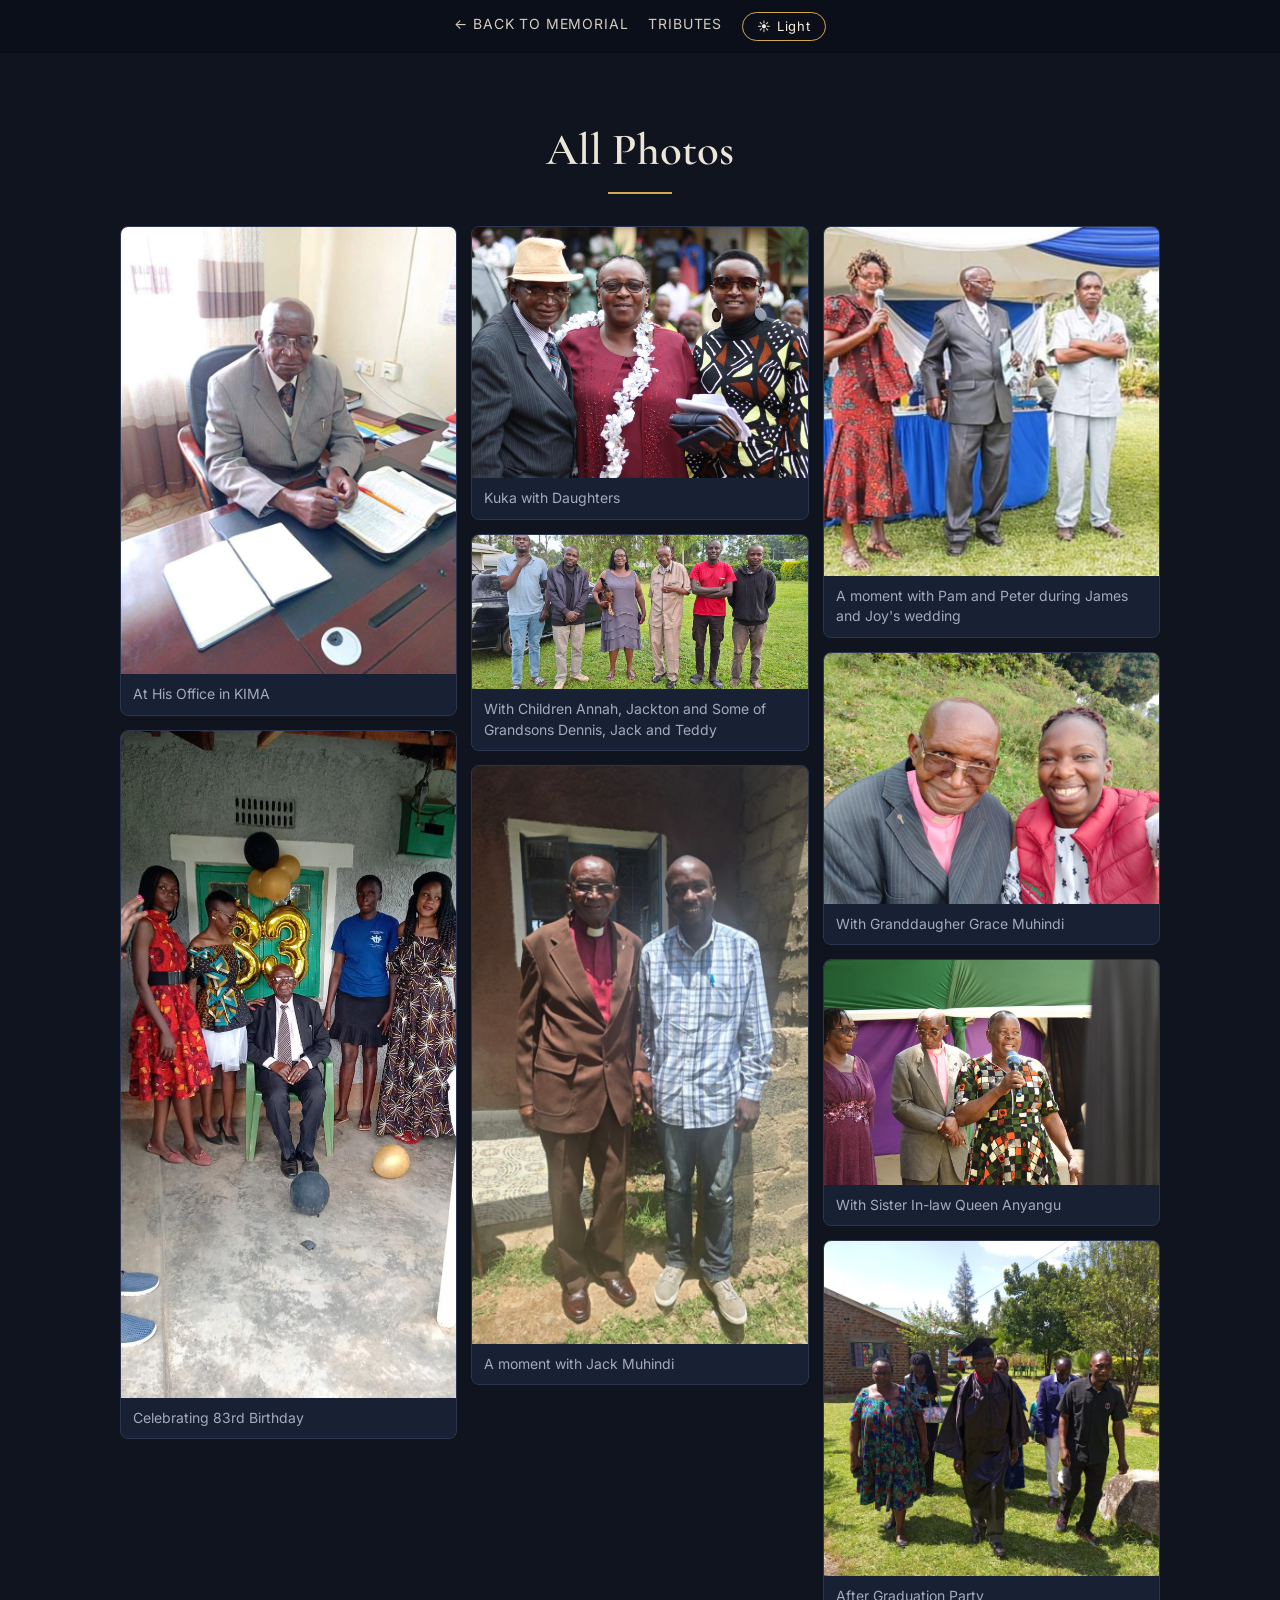
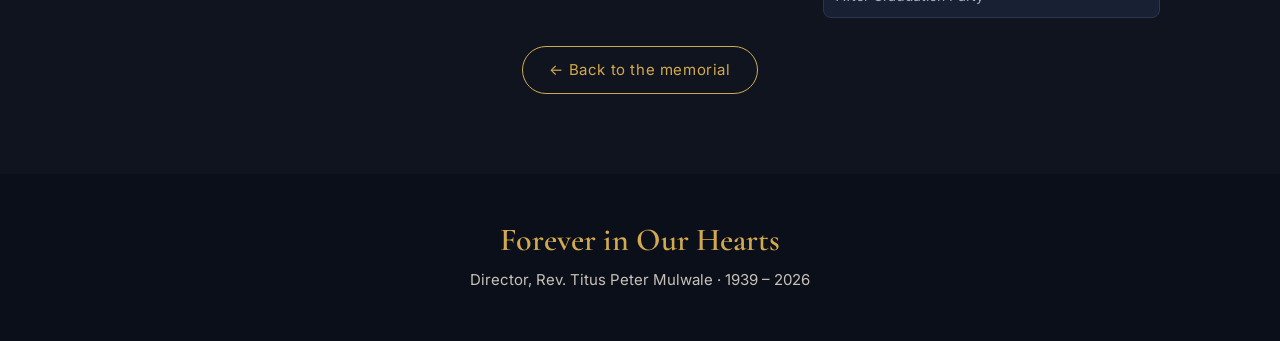
<file: gallery.html>
<!DOCTYPE html>
<html lang="en">
<head>
<meta property="og:type" content="website">
<meta property="og:title" content="In Loving Memory of Director, Rev. Titus Peter Mulwale">
<meta property="og:description" content="Tributes and memories celebrating a faithful man of God.">
<meta property="og:image" content="https://denvermulwale.github.io/titus-peter-mulwale-memorial/images/preview.jpg">
<meta property="og:image:width" content="720">
<meta property="og:image:height" content="492">
<meta property="og:url" content="https://denvermulwale.github.io/titus-peter-mulwale-memorial/index.html">
<meta name="twitter:card" content="summary_large_image">
<meta charset="utf-8">
<meta name="viewport" content="width=device-width, initial-scale=1, viewport-fit=cover">
<title>All Photos · Director, Rev. Titus Peter Mulwale</title>
<link rel="stylesheet" href="https://fonts.googleapis.com/css2?family=Cormorant+Garamond:ital,wght@0,500;0,600;1,500&family=Inter:wght@400;500&display=swap">
<link rel="icon" type="image/png" sizes="64x64" href="images/favicon.png?v=2">
<link rel="apple-touch-icon" href="images/apple-touch-icon.png">
<script>try{document.documentElement.setAttribute("data-theme",localStorage.getItem("theme")||"dark")}catch(e){document.documentElement.setAttribute("data-theme","dark")}</script>
<link rel="stylesheet" href="css/style.css?v=3">
</head>
<body>
<nav><a href="index.html">← Back to Memorial</a><a href="index.html#tributes">Tributes</a><button id="tt" class="tt" type="button" aria-label="Switch between dark and light background"></button></nav>

<section id="gallery" class="gal"><h2>All Photos</h2>
<div class="grid" id="grid">

<figure><img loading="lazy" src="images/At His Office in KIMA.jpeg" alt="At His Office in KIMA"><figcaption>At His Office in KIMA</figcaption></figure>
<figure><img loading="lazy" src="images/83rd Birthday Photo.jpeg" ><figcaption>Celebrating 83rd Birthday</figcaption></figure>
<figure><img loading="lazy" src="images/kuka-with-daughters.jpeg" alt="Kuka with daughters"><figcaption>Kuka with Daughters</figcaption></figure>
<figure><img loading="lazy" src="images/With Children Annah, Jackton and Some of Grandsons Dennis Pritt, Jack Muhindi andTeddy Litunya.jpeg"><figcaption>With Children Annah, Jackton and Some of Grandsons Dennis, Jack and Teddy</figcaption></figure>
<figure><img loading="lazy" src="images/A-moment-with_Jack-Muhindi.jpeg" alt="A moment with Jack Muhindi"><figcaption>A moment with Jack Muhindi</figcaption></figure>
<figure><img loading="lazy" src="images/A moment with Pam and Peter during James and Joy's wedding.jpeg" alt="A moment with Pam and Peter during James and Joy's wedding"><figcaption>A moment with Pam and Peter during James and Joy's wedding</figcaption></figure>
<figure><img loading="lazy" src="images/With Granddaugher Grace Muhindi.jpeg"> <figcaption>With Granddaugher Grace Muhindi</figcaption></figure>
<figure><img loading="lazy" src="images/With Sister In-law Queen Anyangu.jpeg"><figcaption>With Sister In-law Queen Anyangu</figcaption></figure>
<figure><img loading="lazy" src="images/After Graduation Party.jpeg"><figcaption>After Graduation Party</figcaption></figure>


</div>
<p class="more-photos"><a class="btn" href="index.html">← Back to the memorial</a></p>
</section>

<footer><h3>Forever in Our Hearts</h3><p>Director, Rev. Titus Peter Mulwale · 1939 – 2026</p></footer>

<div class="lb" id="lb" role="dialog" aria-label="Photo viewer"><button class="x" aria-label="Close">×</button><button class="pv" aria-label="Previous">‹</button><img alt=""><p></p><button class="nx" aria-label="Next">›</button></div>
<script src="js/script.js?v=3"></script>
</body>
</html>
</file>
<file: css/style.css>
:root{--bg:#faf6ee;--card:#fff;--ink:#1d2433;--mute:#5d6577;--navy:#16213a;--gold:#a8802f;--line:#e4dccb;--hero:#16213a;--herotx:#f6efe0;box-sizing:border-box;padding-top:env(safe-area-inset-top,0px);padding-bottom:env(safe-area-inset-bottom,0px)}
:root[data-theme="dark"]{--bg:#10141f;--card:#182033;--ink:#ece6d8;--mute:#a4abbb;--gold:#d2a94f;--line:#2b3550;--hero:#0b0f19}
*,*::before,*::after{box-sizing:border-box}
html{scroll-behavior:smooth;scroll-padding-top:64px}
body{margin:0;background:var(--bg);color:var(--ink);font:17px/1.75 Inter,system-ui,-apple-system,"Segoe UI",sans-serif}
h1,h2,h3{font-family:"Cormorant Garamond",Georgia,"Times New Roman",serif;font-weight:600;line-height:1.15;margin:0}
a{color:inherit}
nav{position:sticky;top:0;z-index:20;background:var(--hero);display:flex;gap:4px 20px;justify-content:center;flex-wrap:wrap;padding:12px 16px;font-size:14px;letter-spacing:.06em;text-transform:uppercase}
nav a{color:var(--herotx);text-decoration:none;opacity:.85}nav a:hover{opacity:1;color:var(--gold)}
.tt{background:none;border:1px solid var(--gold);color:var(--herotx);border-radius:20px;padding:2px 14px;font:inherit;font-size:13px;letter-spacing:.06em;cursor:pointer}.tt:hover{background:var(--gold);color:#111}
.hero{background:var(--hero);color:var(--herotx);padding:56px 20px 72px}
.hero .in{max-width:1080px;margin:auto;display:grid;grid-template-columns:1.1fr 1fr;gap:40px;align-items:center}
.hero small{letter-spacing:.3em;text-transform:uppercase;color:var(--gold);font-size:13px}
.hero h1{font-size:clamp(2.4rem,6vw,4.4rem);margin:14px 0 10px}
.hero .role{font-size:1.15rem;opacity:.9}
.hero .dates{margin:18px 0;font-family:"Cormorant Garamond",Georgia,serif;font-size:1.5rem;color:var(--gold)}
.hero q{display:block;font-style:italic;font-family:"Cormorant Garamond",Georgia,serif;font-size:1.3rem;opacity:.9;border-left:2px solid var(--gold);padding-left:16px;quotes:none}
.hero q span{display:block;font-size:.95rem;opacity:.7;font-style:normal;margin-top:4px;font-family:Inter,sans-serif}
.frame{border:6px solid var(--gold);border-radius:6px;overflow:hidden;box-shadow:0 20px 50px rgba(0,0,0,.4)}
.frame img{display:block;width:100%;height:auto}
section{max-width:860px;margin:auto;padding:72px 20px 0}
section h2{font-size:clamp(2rem,4.5vw,2.8rem);text-align:center;color:var(--navy)}
:root[data-theme="dark"] section h2{color:var(--ink)}
section h2::after{content:"";display:block;width:64px;height:2px;background:var(--gold);margin:16px auto 32px}
.eul p{margin:0 0 1.2em}
.eul p:first-child::first-letter{font:600 4rem/.8 "Cormorant Garamond",Georgia,serif;float:left;padding:6px 10px 0 0;color:var(--gold)}
.sig{font-style:italic;text-align:right;color:var(--mute)}
.tl{position:relative;padding-left:30px;border-left:2px solid var(--line);margin-left:8px}
.tl article{position:relative;background:var(--card);border:1px solid var(--line);border-radius:10px;padding:20px 22px;margin-bottom:22px}
.tl article::before{content:"";position:absolute;left:-39px;top:26px;width:14px;height:14px;border-radius:50%;background:var(--gold);border:3px solid var(--bg)}
.tl time{color:var(--gold);font-size:13px;letter-spacing:.12em;text-transform:uppercase;font-weight:500}
.tl h3{font-size:1.6rem;margin:4px 0 8px}
.tl p{margin:0;color:var(--mute);font-size:16px;line-height:1.65}
.stats{display:grid;grid-template-columns:repeat(auto-fit,minmax(130px,1fr));gap:14px;margin-top:36px}
.stats div{text-align:center;background:var(--card);border:1px solid var(--line);border-radius:10px;padding:18px 8px}
.stats b{display:block;font:600 2.4rem/1 "Cormorant Garamond",Georgia,serif;color:var(--gold)}
.stats span{font-size:13px;color:var(--mute)}
.fam{display:grid;grid-template-columns:repeat(auto-fit,minmax(250px,1fr));gap:18px}
.fam div{background:var(--card);border:1px solid var(--line);border-radius:10px;padding:18px 22px}
.fam h3{font-size:1.4rem;margin-bottom:6px}.fam p{margin:0;color:var(--mute);font-size:15.5px;line-height:1.6}
.fam strong {color:var(--ink);font-weight: 700}
.legacy{background:var(--hero);color:var(--herotx);text-align:center;border-radius:12px;padding:36px 26px;margin-top:22px}
.legacy p{font:italic 500 1.35rem/1.6 "Cormorant Garamond",Georgia,serif;margin:0}
.legacy span{display:block;margin-top:14px;font-size:14px;color:var(--gold);letter-spacing:.1em;text-transform:uppercase;font-style:normal;font-family:Inter,sans-serif}
.gal{max-width:1080px}
.grid{columns:3 240px;column-gap:14px}
.grid figure{margin:0 0 14px;break-inside:avoid;cursor:zoom-in;border-radius:8px;overflow:hidden;background:var(--card);border:1px solid var(--line)}
.grid img{display:block;width:100%;height:auto;transition:transform .4s}.grid figure:hover img{transform:scale(1.03)}
.grid figcaption{padding:10px 12px;font-size:14px;color:var(--mute);line-height:1.45}
.lb{position:fixed;inset:0;background:rgba(5,8,15,.94);z-index:50;display:none;align-items:center;justify-content:center;flex-direction:column;padding:20px;padding-top:calc(20px + env(safe-area-inset-top,0px))}
.lb.on{display:flex}.lb img{max-width:100%;max-height:80vh;border-radius:4px}
.lb p{color:#eee;margin:14px 0 0;text-align:center;font-size:15px}
.lb button{position:absolute;background:none;border:0;color:#fff;font-size:38px;cursor:pointer;padding:12px;line-height:1}
.lb .x{top:calc(8px + env(safe-area-inset-top,0px));right:10px}.lb .pv{left:6px;top:45%}.lb .nx{right:6px;top:45%}
footer{margin-top:80px;background:var(--hero);color:var(--herotx);text-align:center;padding:48px 20px calc(48px + env(safe-area-inset-bottom,0px))}
footer h3{font-size:2rem;color:var(--gold)}footer p{margin:8px 0 0;opacity:.8;font-size:15px}
@media (max-width:760px){.hero .in{grid-template-columns:1fr;gap:28px}.hero{padding-top:36px}.frame{order:-1}}

/* .tributes{columns:2 320px;column-gap:18px}
.tribute{break-inside:avoid;margin:0 0 18px;background:var(--card);border:1px solid var(--line);border-left:3px solid var(--gold);border-radius:10px;padding:20px 22px}
.tribute p{margin:0 0 .9em;font-size:16px;line-height:1.7}
.tribute .by{margin-top:14px;font:600 1.25rem "Cormorant Garamond",Georgia,serif;color:var(--gold)} */

/* .tributes{display:grid;grid-template-columns:1fr;gap:18px;max-width:760px;margin:0 auto}
.tribute{background:var(--card);border:1px solid var(--line);border-left:3px solid var(--gold);border-radius:10px;padding:22px 26px}
.tribute p{margin:0 0 .9em;font-size:16px;line-height:1.7}
.tribute .by{margin-top:14px;font:600 1.25rem "Cormorant Garamond",Georgia,serif;color:var(--gold)} */

.tributes{display:grid;grid-template-columns:1fr;gap:18px;max-width:1080px;margin:0 auto;align-items:start}
@media (min-width:620px){.tributes{grid-template-columns:repeat(2,1fr)}}
@media (min-width:940px){.tributes{grid-template-columns:repeat(3,1fr)}}
.tribute{background:var(--card);border:1px solid var(--line);border-left:3px solid var(--gold);border-radius:10px;padding:22px 24px}
.tribute p{margin:0 0 .9em;font-size:15.5px;line-height:1.7}
/* .tribute .by{margin-top:14px;font:600 1.25rem "Cormorant Garamond",Georgia,serif;color:var(--gold)} */
/* .tribute .by{display:flex;align-items:center;gap:12px;margin-top:14px} */

.tribute .by span{font:600 1.25rem "Cormorant Garamond",Georgia,serif;color:var(--gold);line-height:1.2}
.tribute .by small{display:block;font:400 13px Inter,system-ui,sans-serif;color:var(--mute)}
/* .tribute .by img,.tribute .by .av{width:52px;height:52px;border-radius:50%;flex:none;border:2px solid var(--gold)} */

.tribute{display:flex;flex-direction:column}
.tribute .more{align-self:flex-start}
.tribute .by{order:-1;display:flex;align-items:center;gap:16px;margin:0 0 18px;padding-bottom:18px;border-bottom:1px solid var(--line)}
.tribute .by img,.tribute .by .av{width:84px;height:84px;min-width:84px;flex:none;border-radius:50%;border:3px solid var(--gold);box-shadow:0 3px 10px rgba(0,0,0,.25)}
.tribute .by img{object-fit:cover;object-position:center 20%}
.tribute .by .av{display:flex;align-items:center;justify-content:center;overflow:hidden;background:var(--line);color:var(--gold);font:600 1.6rem "Cormorant Garamond",Georgia,serif}
.tribute .by>span:not(.av){min-width:0;font:600 1.4rem/1.2 "Cormorant Garamond",Georgia,serif;color:var(--gold)}
.tribute .by small{display:block;margin-top:4px;font:400 13px/1.3 Inter,system-ui,sans-serif;font-style:normal;color:var(--mute)}
@media (max-width:620px){.tribute .by img,.tribute .by .av{width:72px;height:72px;min-width:72px}}

.tribute .by img{object-fit:cover;object-position:center 25%}
.tribute .by .av{display:flex;align-items:center;justify-content:center;background:var(--line);color:var(--gold);font:600 1.1rem "Cormorant Garamond",Georgia,serif}
.tribute.clamp .body{max-height:14em;overflow:hidden;position:relative}
.tribute.clamp .body::after{content:"";position:absolute;left:0;right:0;bottom:0;height:3.5em;background:linear-gradient(transparent,var(--card))}
.tribute .more{background:none;border:1px solid var(--gold);color:var(--gold);border-radius:20px;padding:3px 16px;font:inherit;font-size:14px;cursor:pointer;margin-top:4px}
.tribute .more:hover{background:var(--gold);color:#111}
.tribute .more[hidden]{display:none}
.tribute.open{grid-column:1/-1}

.more-photos{text-align:center;margin:28px 0 0}
.btn{display:inline-block;border:1px solid var(--gold);color:var(--gold);border-radius:24px;padding:10px 26px;text-decoration:none;font-size:15px;letter-spacing:.04em}
.btn:hover{background:var(--gold);color:#111}

/* ---------- tribute photos: same size as Denvar's portfolio photo ---------- */
.tribute{--ph:190px;--ph-r:50%}  /* use --ph-r:28px for a rounded square */
.tribute .by img,.tribute .by .av,.tribute .by .pics{width:var(--ph);height:var(--ph);min-width:var(--ph);max-width:100%;border-radius:var(--ph-r)}
.tribute .by .av{font-size:2.6rem}

/* ---------- hero portrait: floating photo slideshow ---------- */
.frame.hero-pics{position:relative;aspect-ratio:1/1;width:min(100%,460px);justify-self:center;border-radius:28px;animation:float 6s ease-in-out infinite}
.frame.hero-pics img{position:absolute;inset:0;width:100%;height:100%;object-fit:cover;opacity:0;transition:opacity 1.4s ease}
.frame.hero-pics img:nth-child(1){object-position:62% 30%}
.frame.hero-pics img:nth-child(2){object-position:50% 8%}
.frame.hero-pics img:nth-child(3){object-position:50% 12%}
.frame.hero-pics img.on,.frame.hero-pics img:first-child{opacity:1}
.frame.hero-pics.run img:first-child:not(.on){opacity:0}
@keyframes float{0%,100%{transform:translateY(0)}50%{transform:translateY(-10px)}}
@media (prefers-reduced-motion:reduce){.frame.hero-pics{animation:none}}
@media (max-width:760px){.frame.hero-pics{width:min(100%,340px)}}

/* ---------- tribute photos: small rounded frame with floating motion ---------- */
.tribute{--ph:120px;--ph-r:22px}
.tribute .by img,.tribute .by .av,.tribute .by .pics{width:var(--ph);height:var(--ph);min-width:var(--ph);max-width:100%;border-radius:var(--ph-r);border:4px solid var(--gold);box-shadow:0 8px 20px rgba(0,0,0,.3)}
.tribute .by .pics img{border:0;box-shadow:none;border-radius:0}
.tribute .by .av{font-size:1.9rem}
.tribute .by>img,.tribute .by>.av,.tribute .by>.pics{animation:bob 5s ease-in-out infinite}
.tribute:nth-child(2n) .by>img,.tribute:nth-child(2n) .by>.av,.tribute:nth-child(2n) .by>.pics{animation-delay:-1.7s}
.tribute:nth-child(3n) .by>img,.tribute:nth-child(3n) .by>.av,.tribute:nth-child(3n) .by>.pics{animation-delay:-3.3s}
@keyframes bob{0%,100%{transform:translateY(0)}50%{transform:translateY(-7px)}}
@media (prefers-reduced-motion:reduce){.tribute .by>img,.tribute .by>.av,.tribute .by>.pics{animation:none}}

/* handwritten tribute cards */
.tribute.note-card .body{max-height:none !important}
.tribute.note-card .body::after{display:none}
.tribute .note{display:block;width:100%;height:auto;border-radius:8px;border:1px solid var(--line)}

.tribute .note{cursor:zoom-in}
.lb.single .pv,.lb.single .nx{display:none}
</file>
